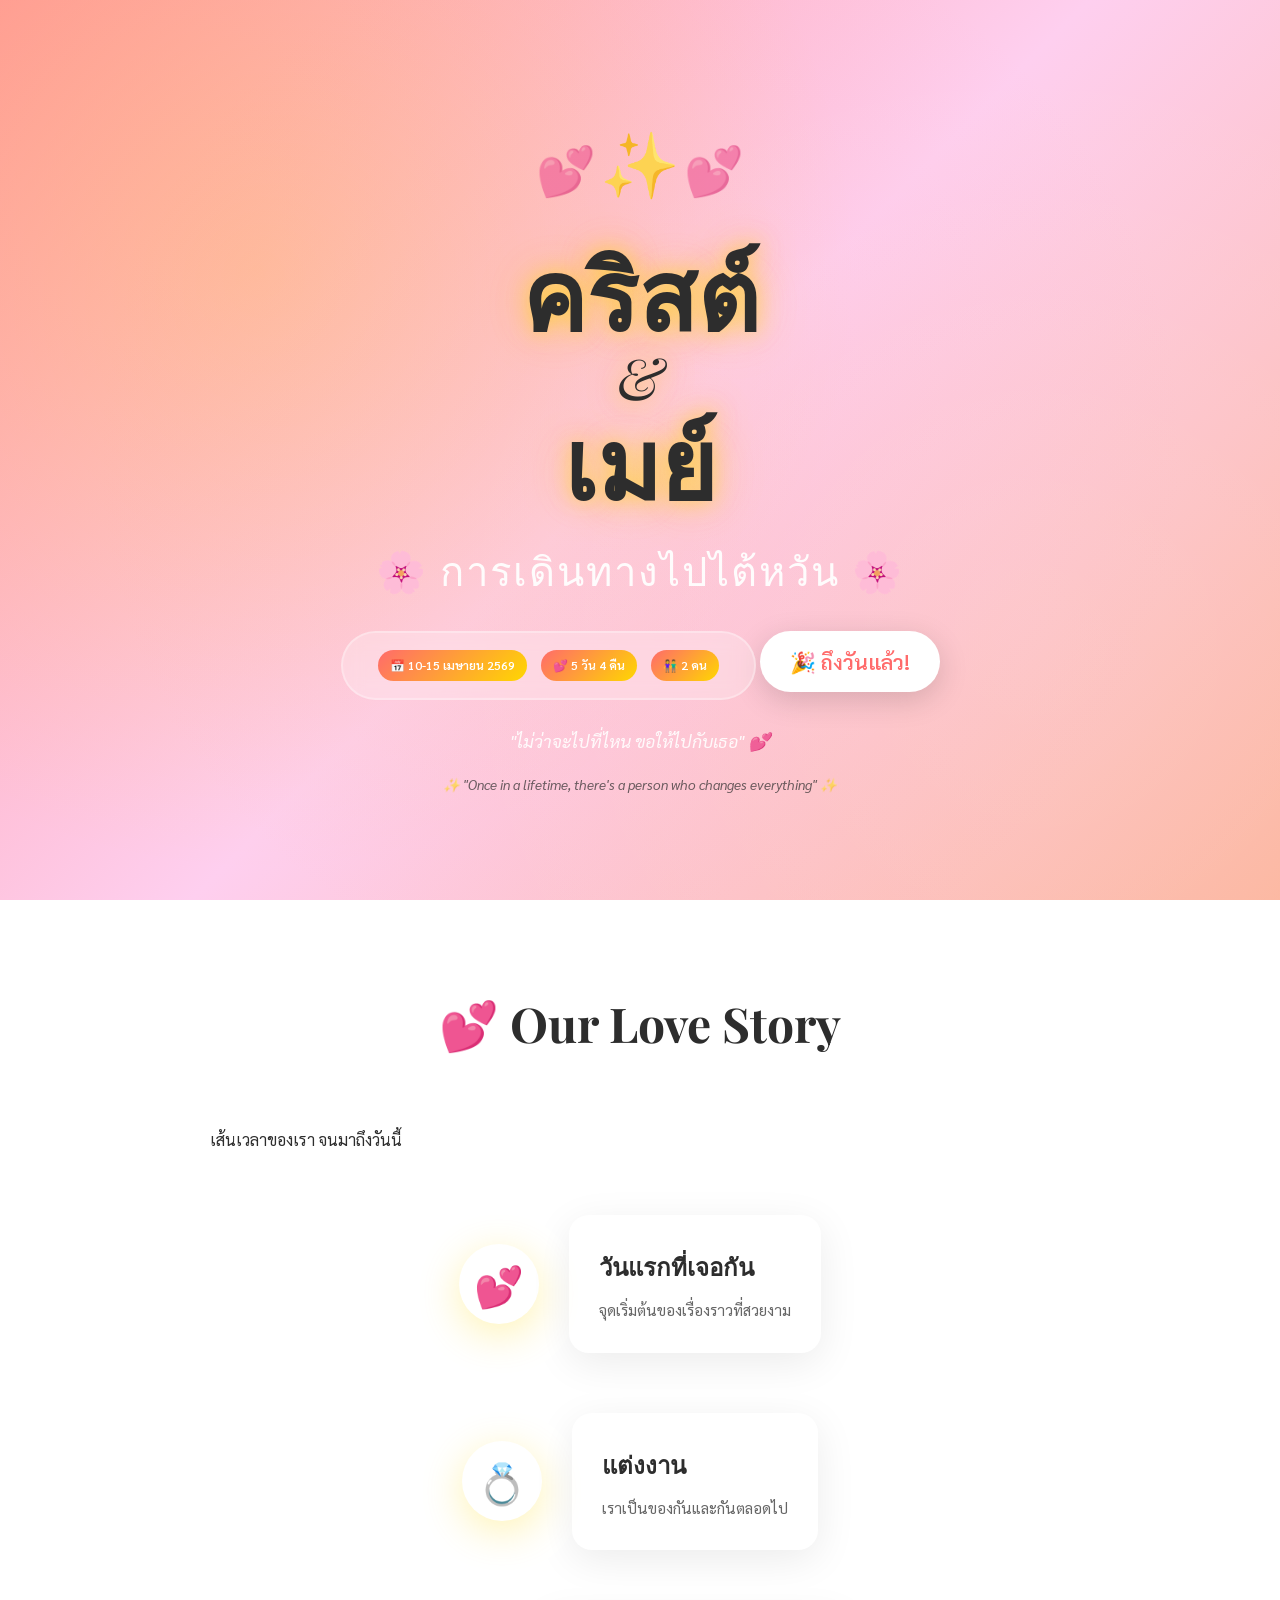
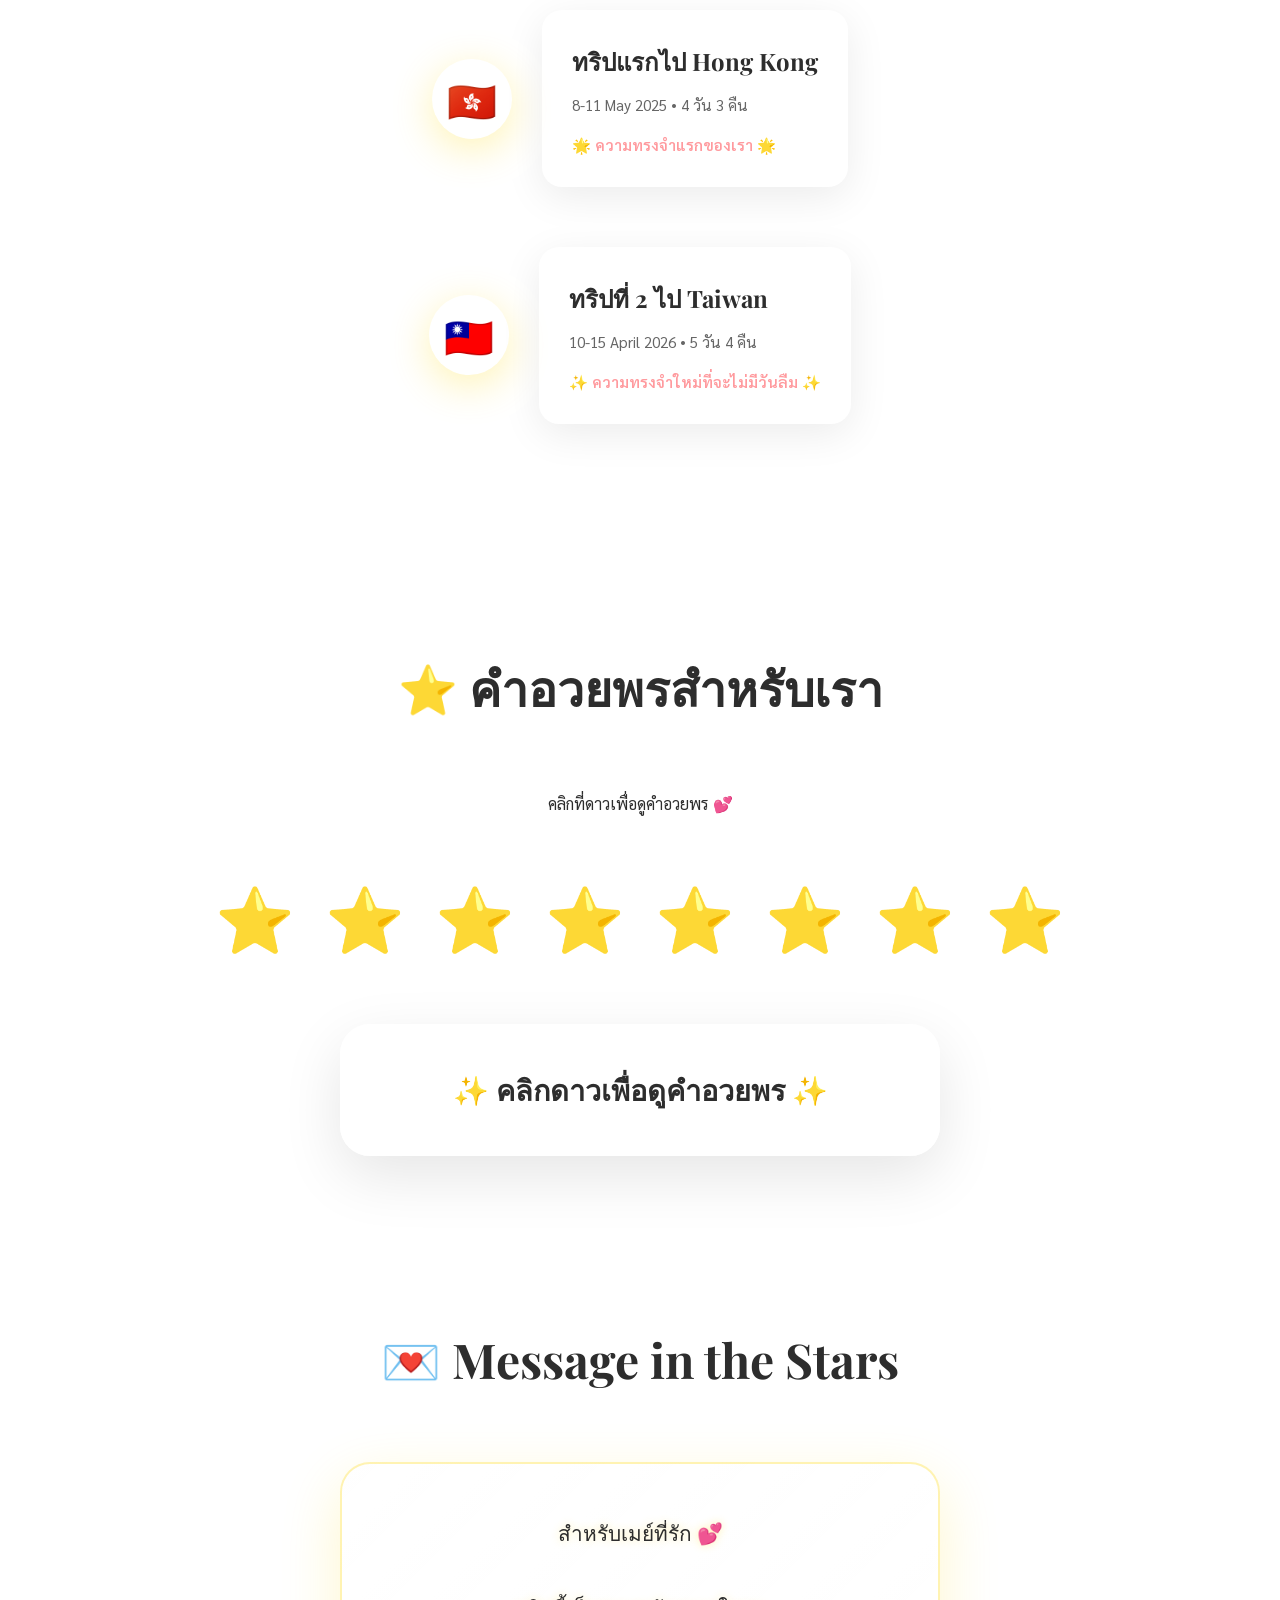
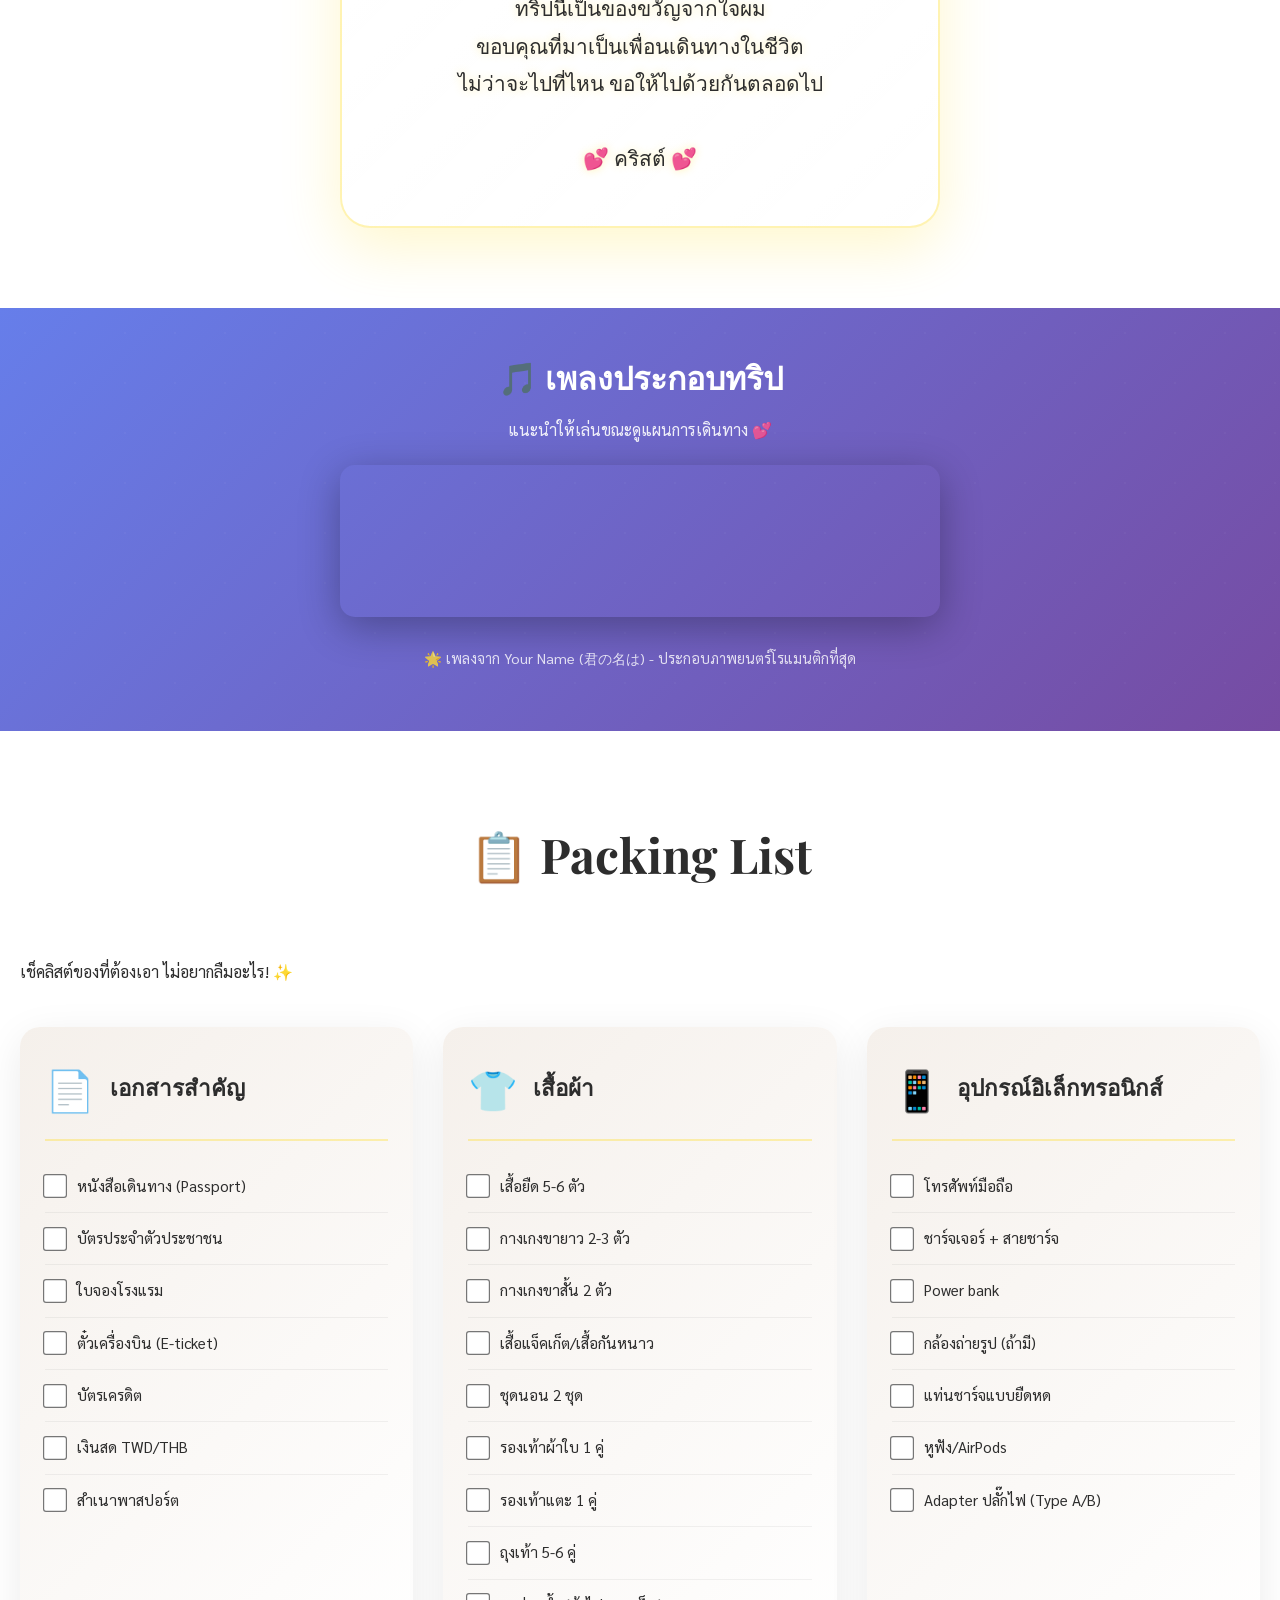
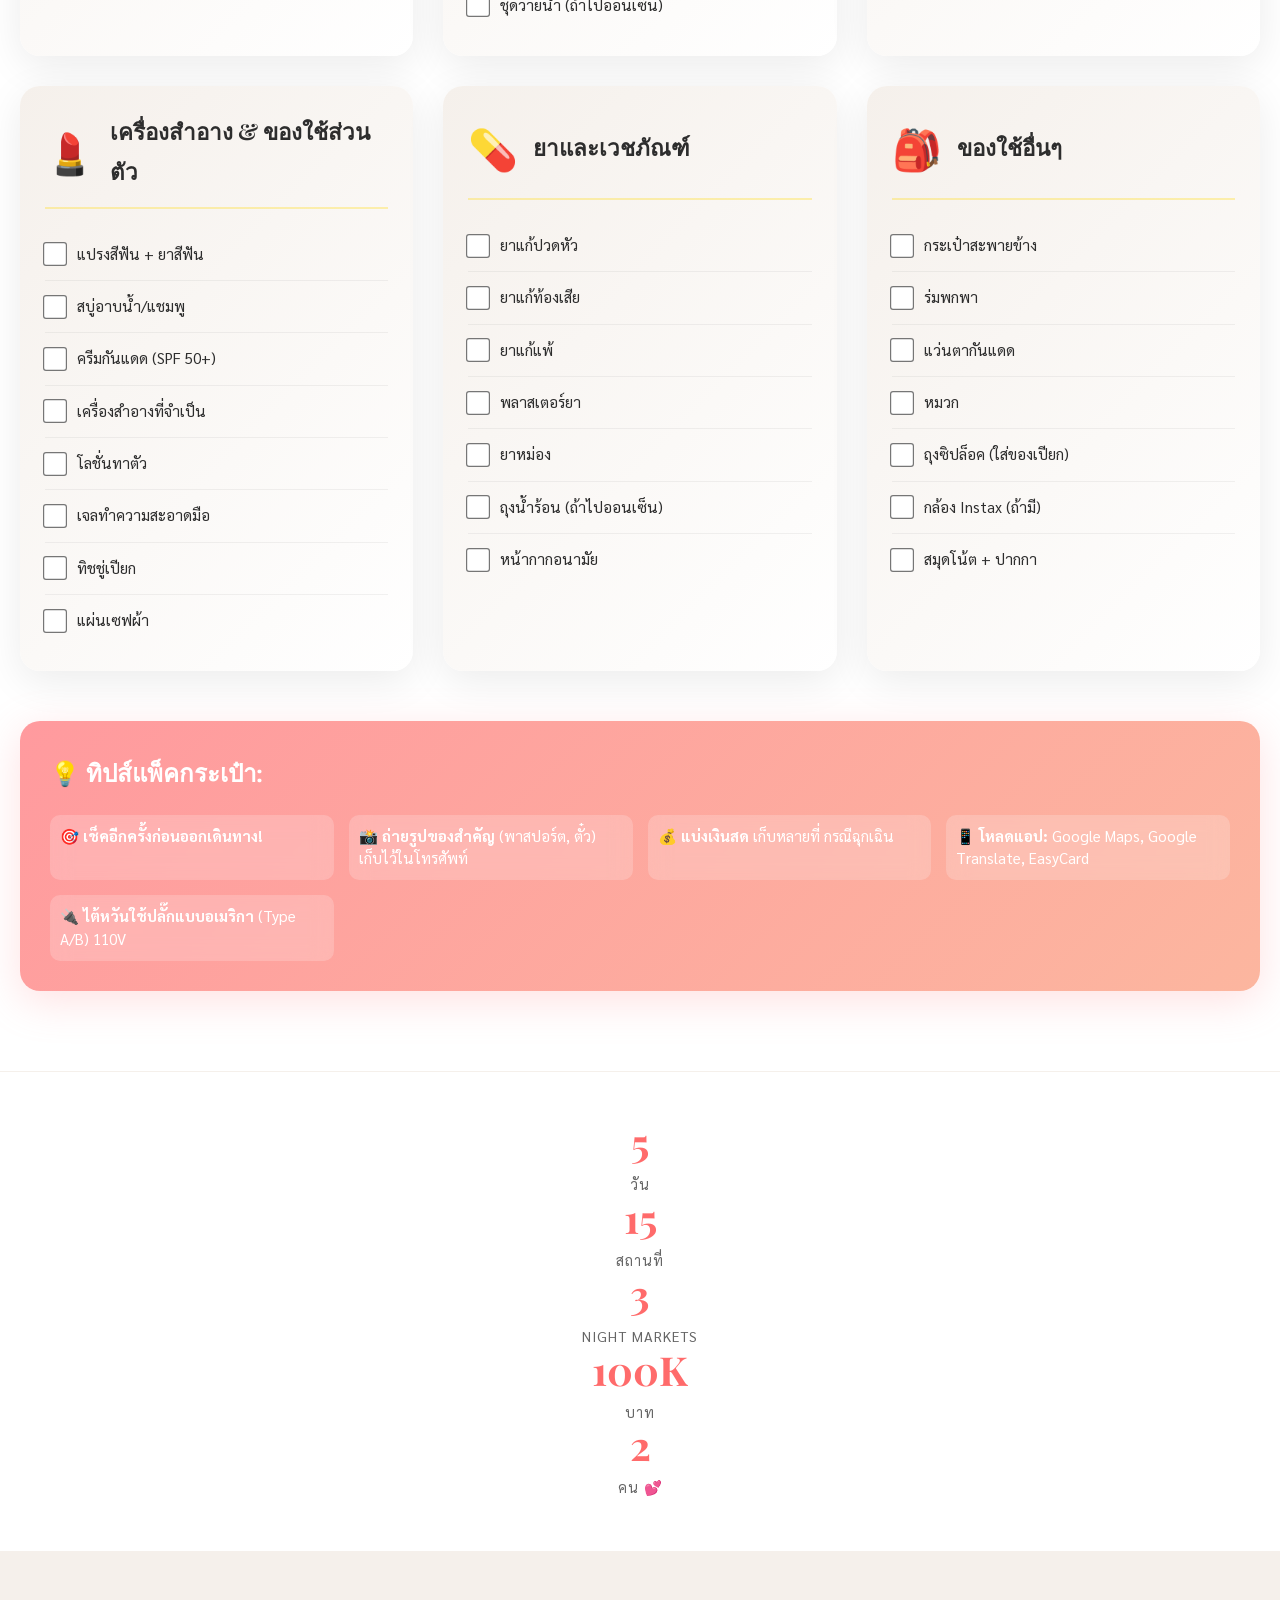
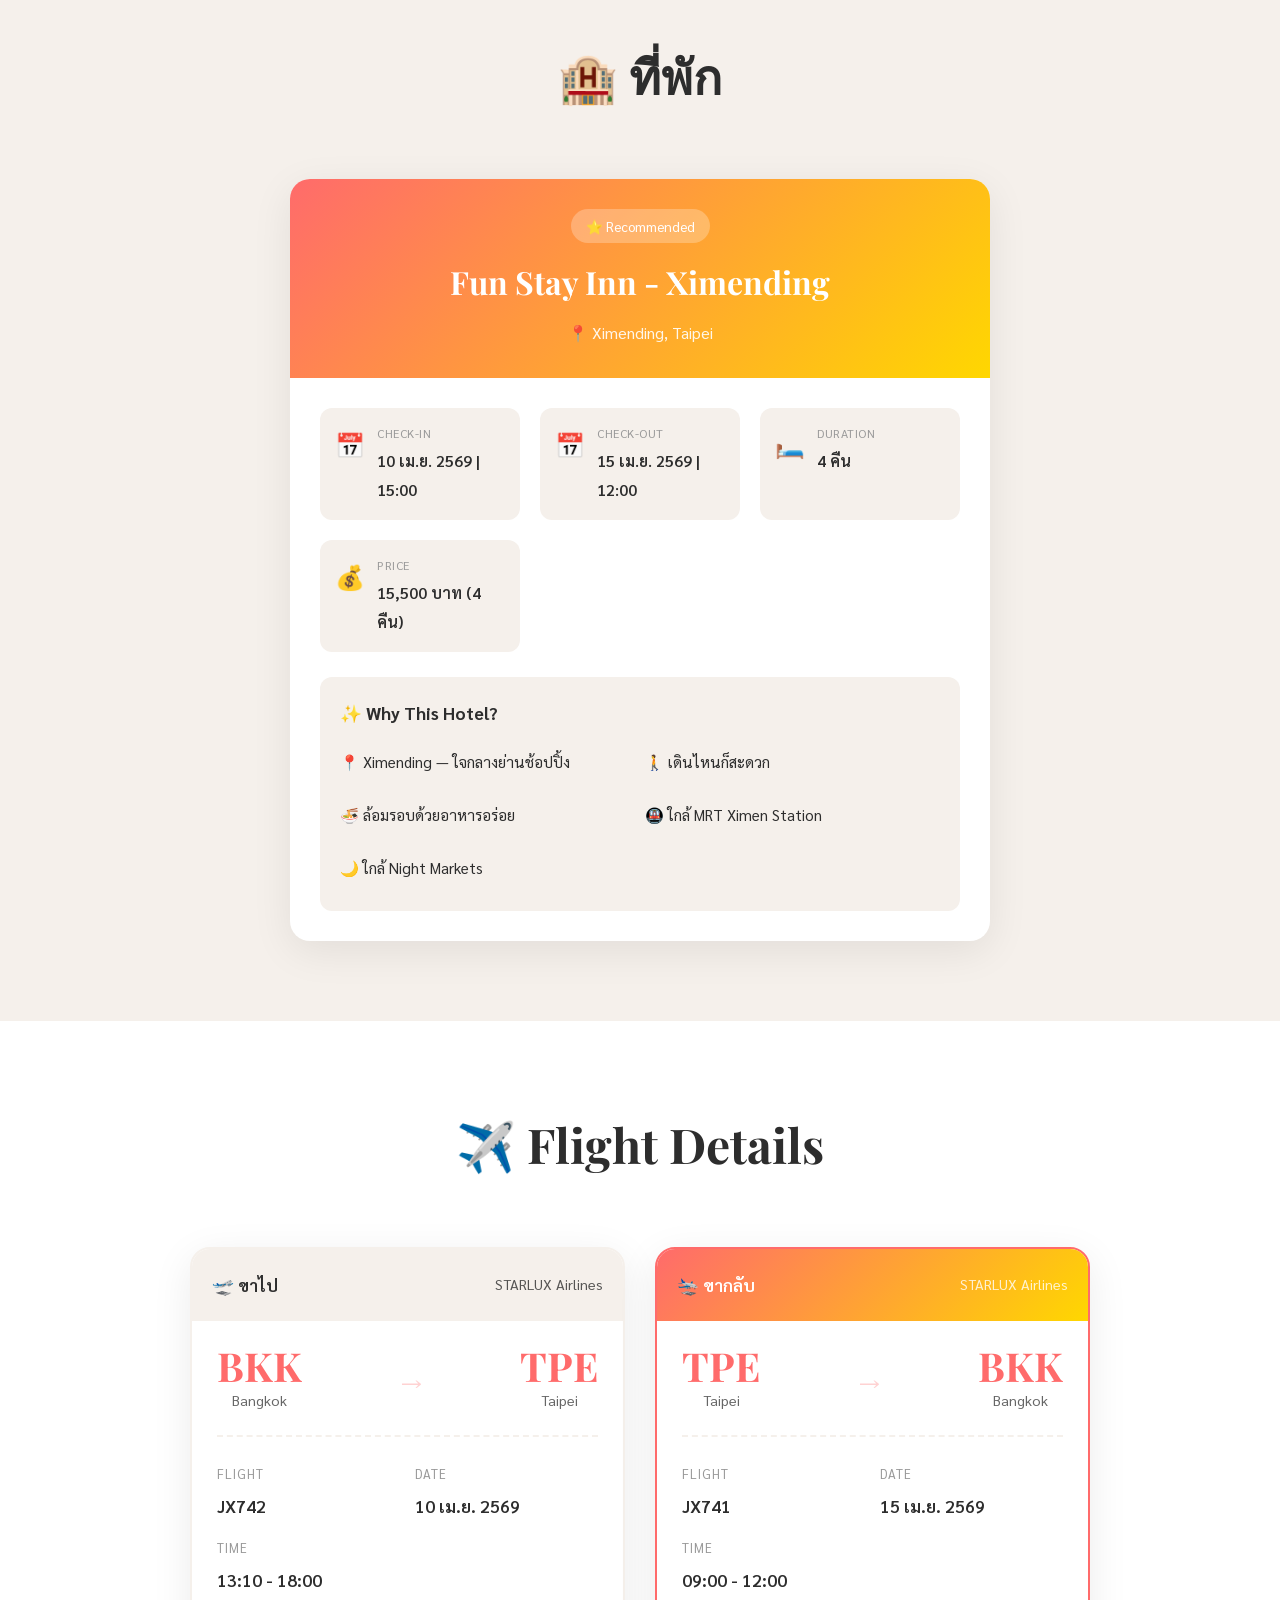
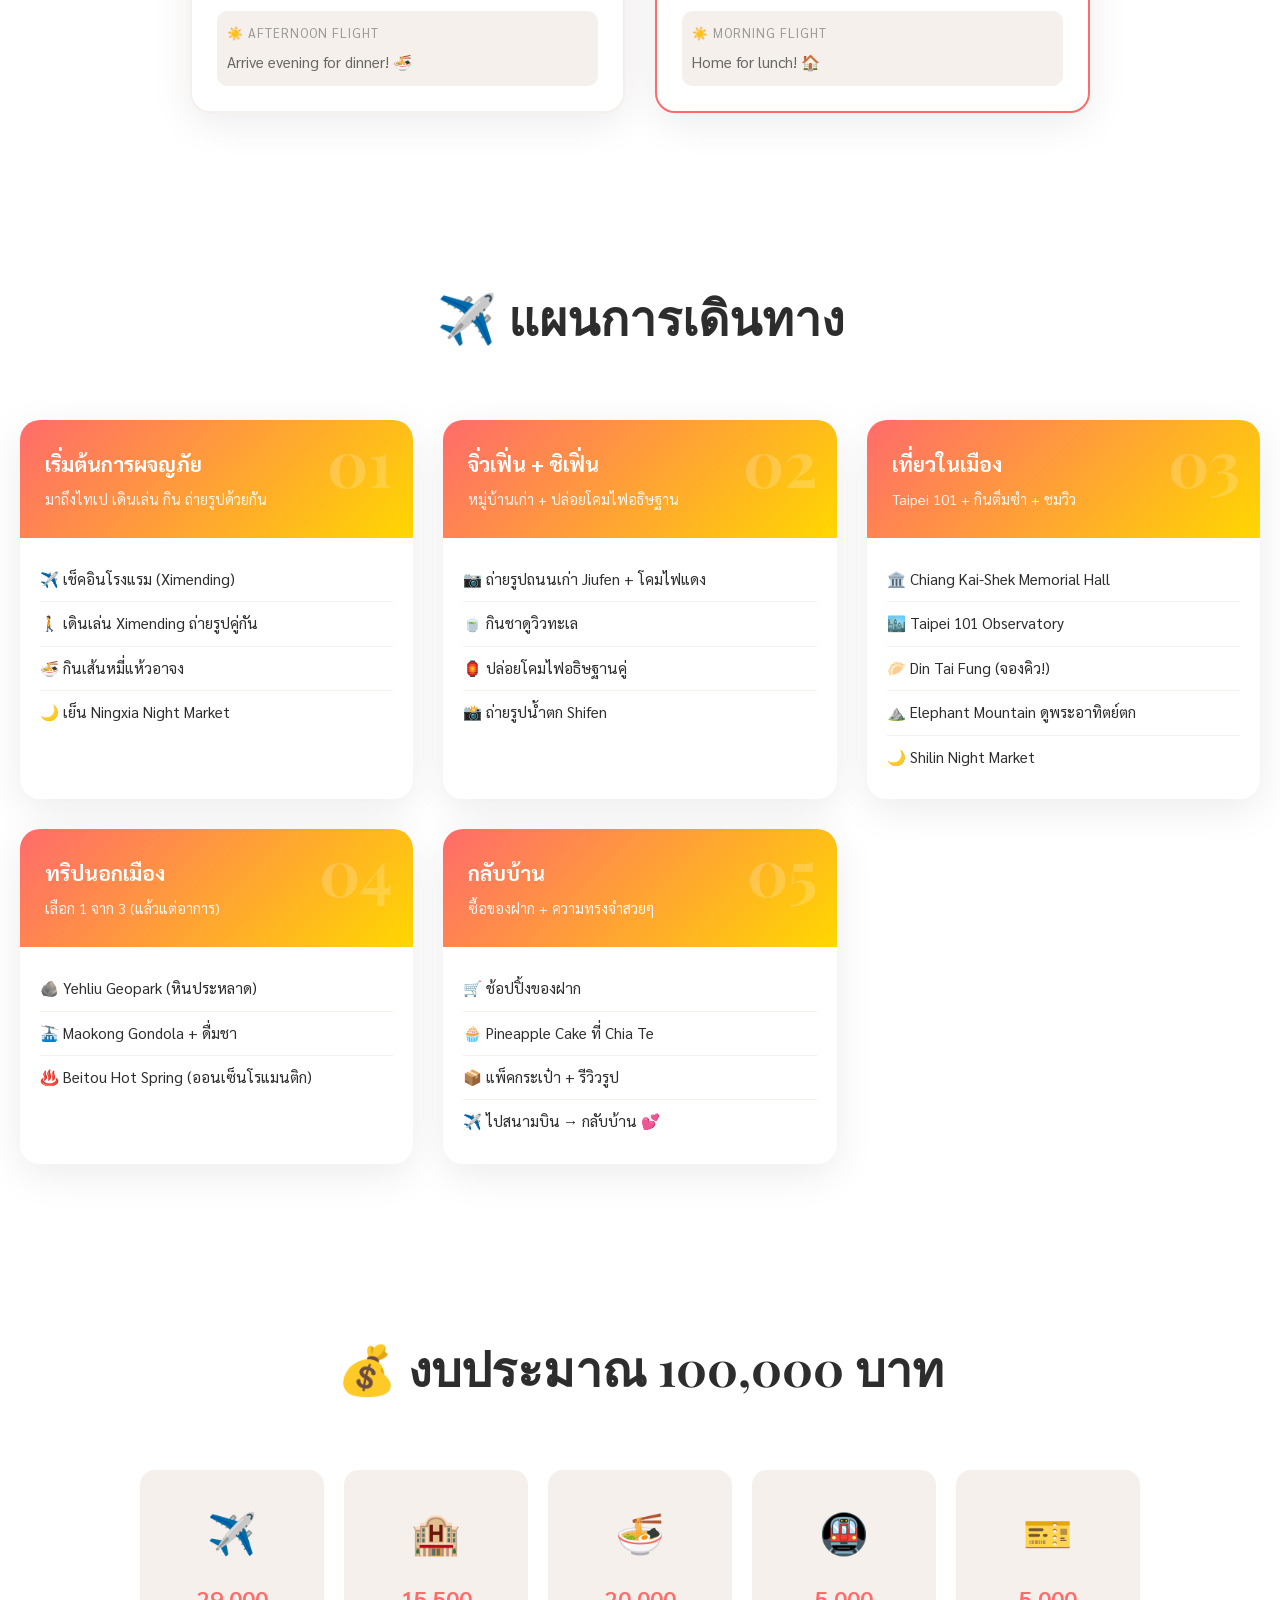
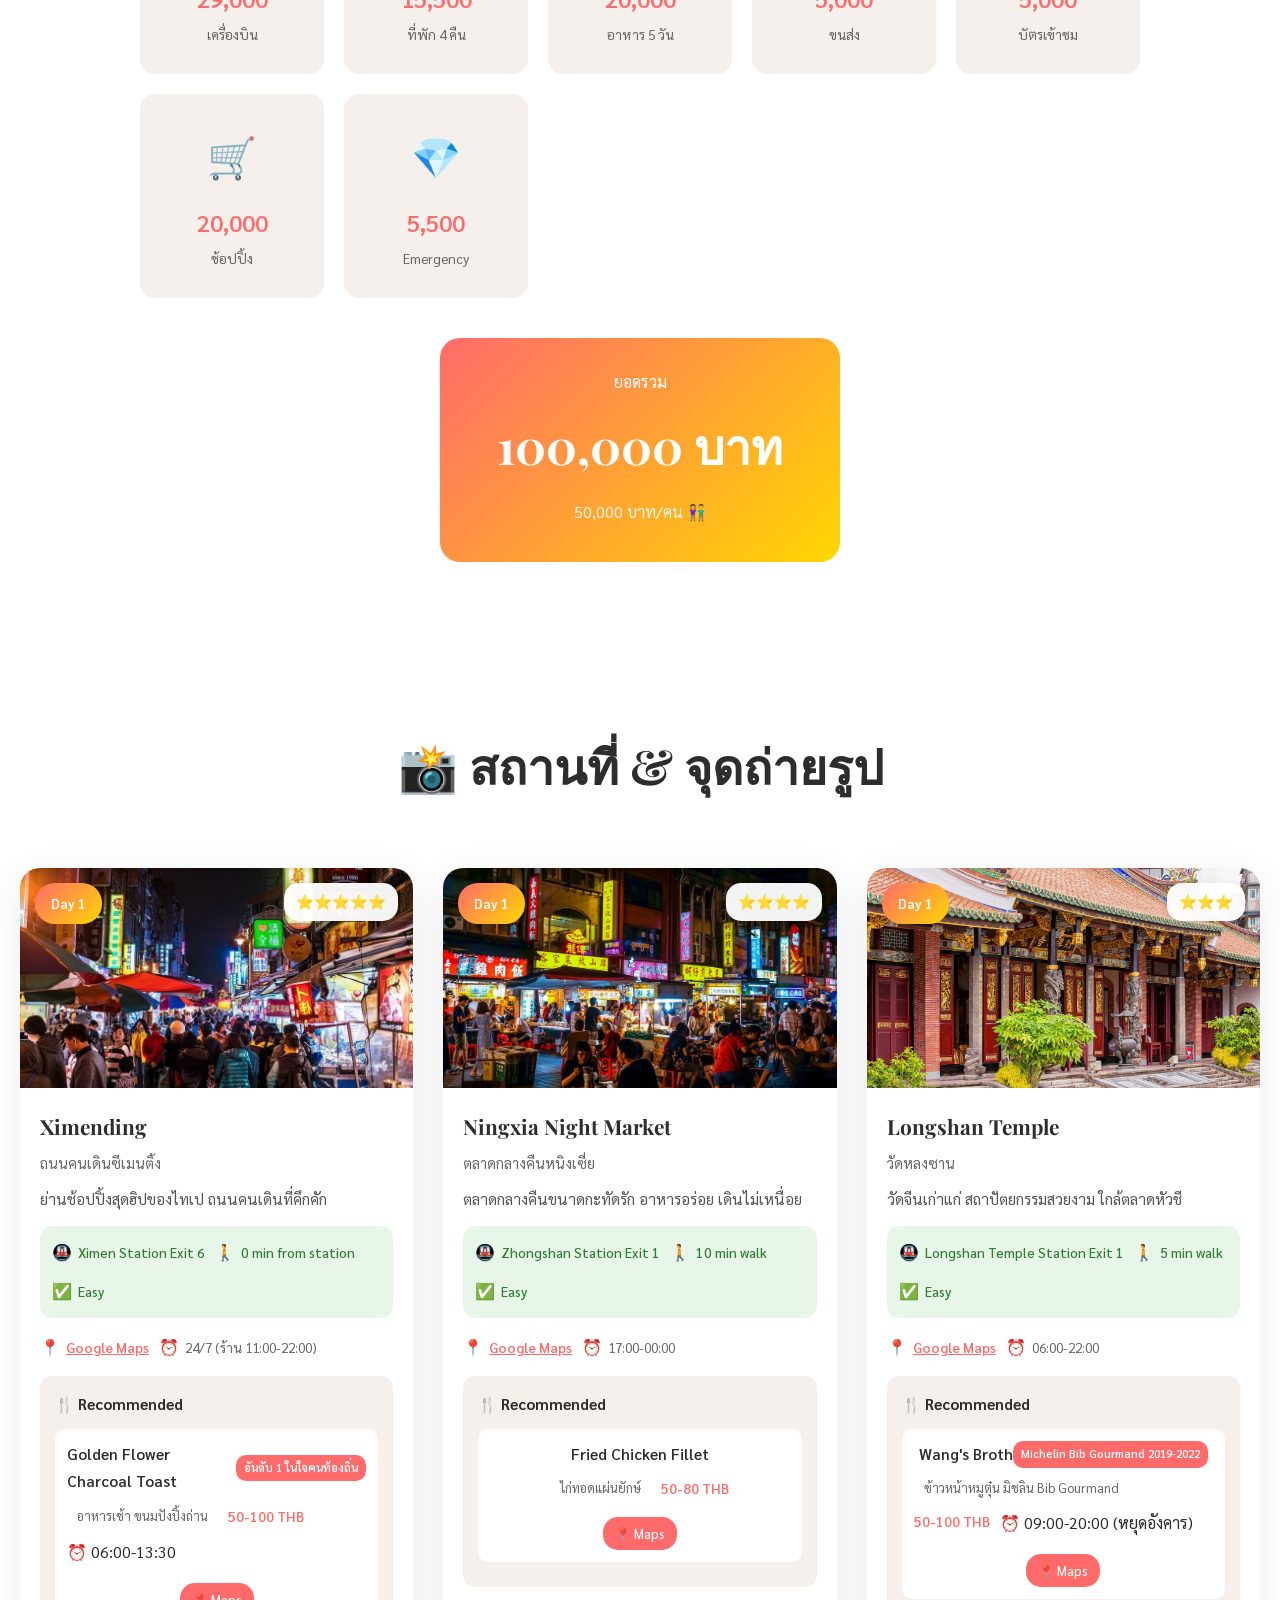
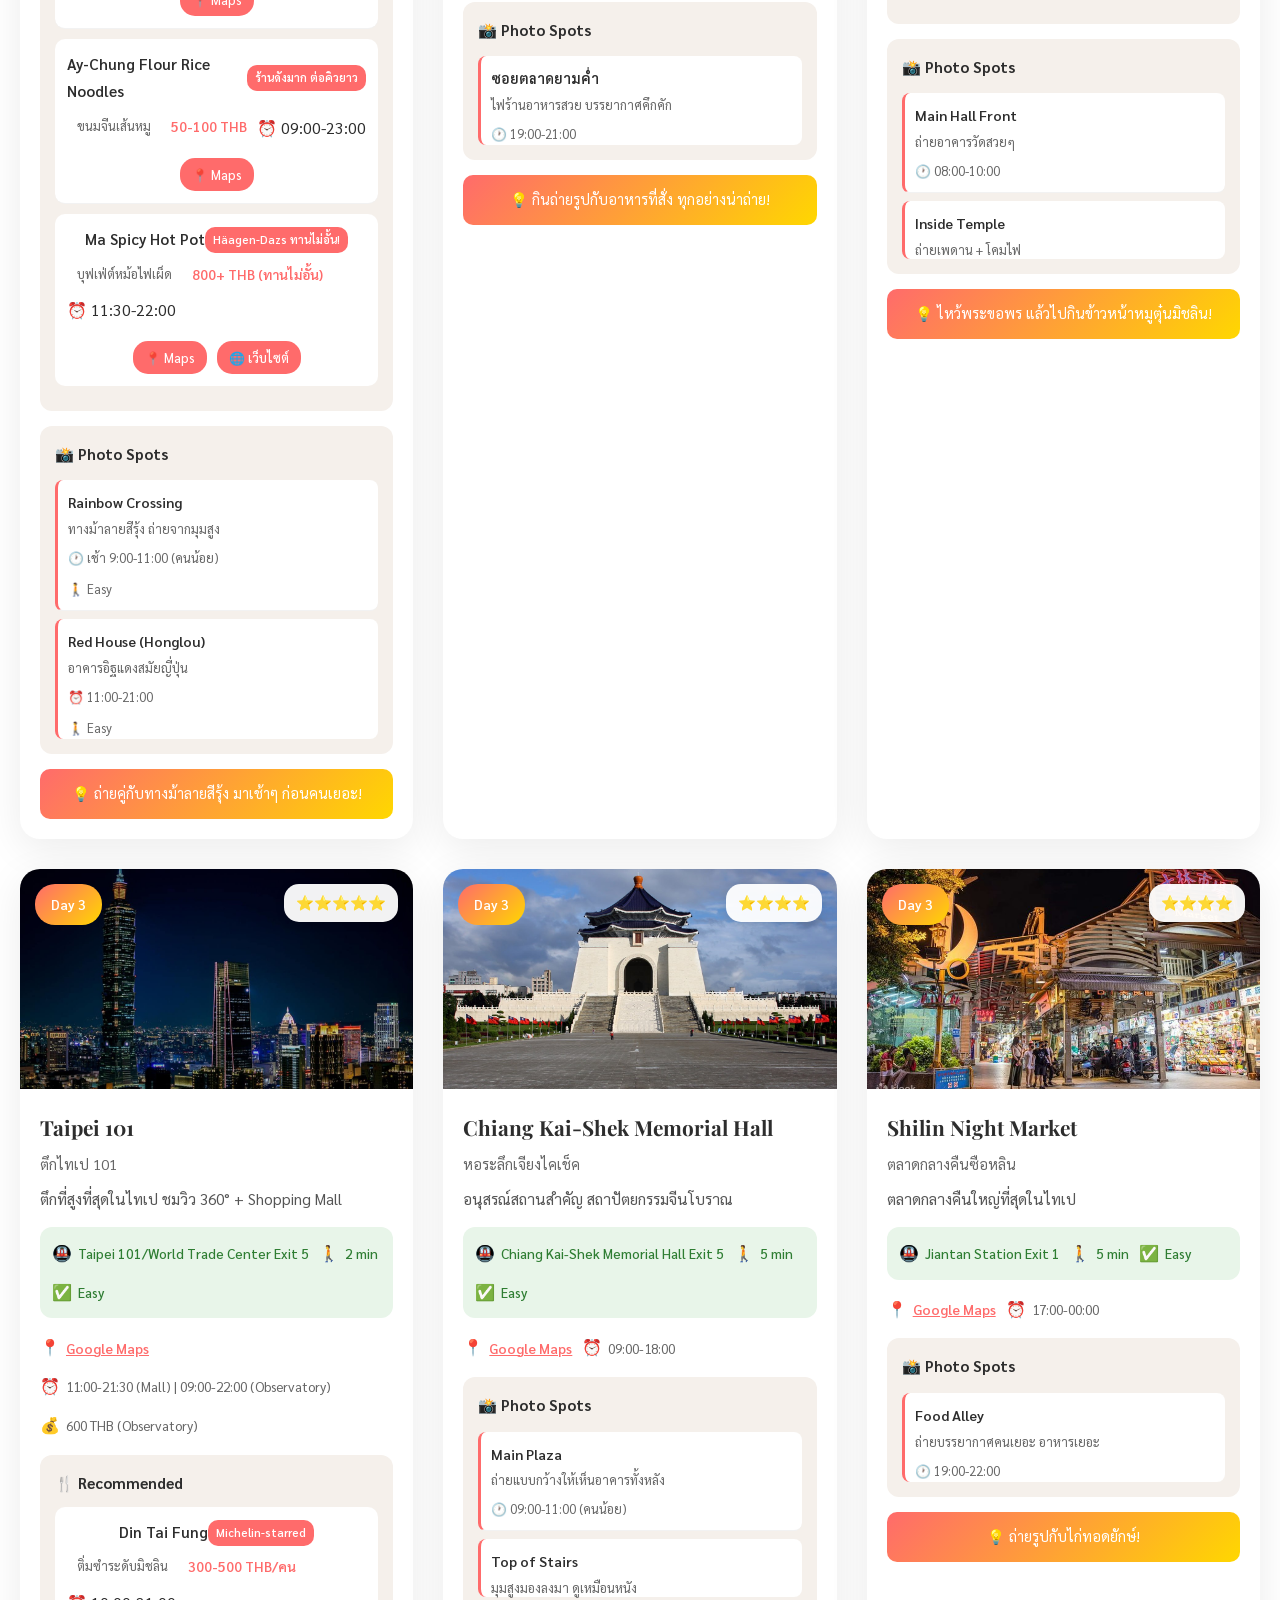
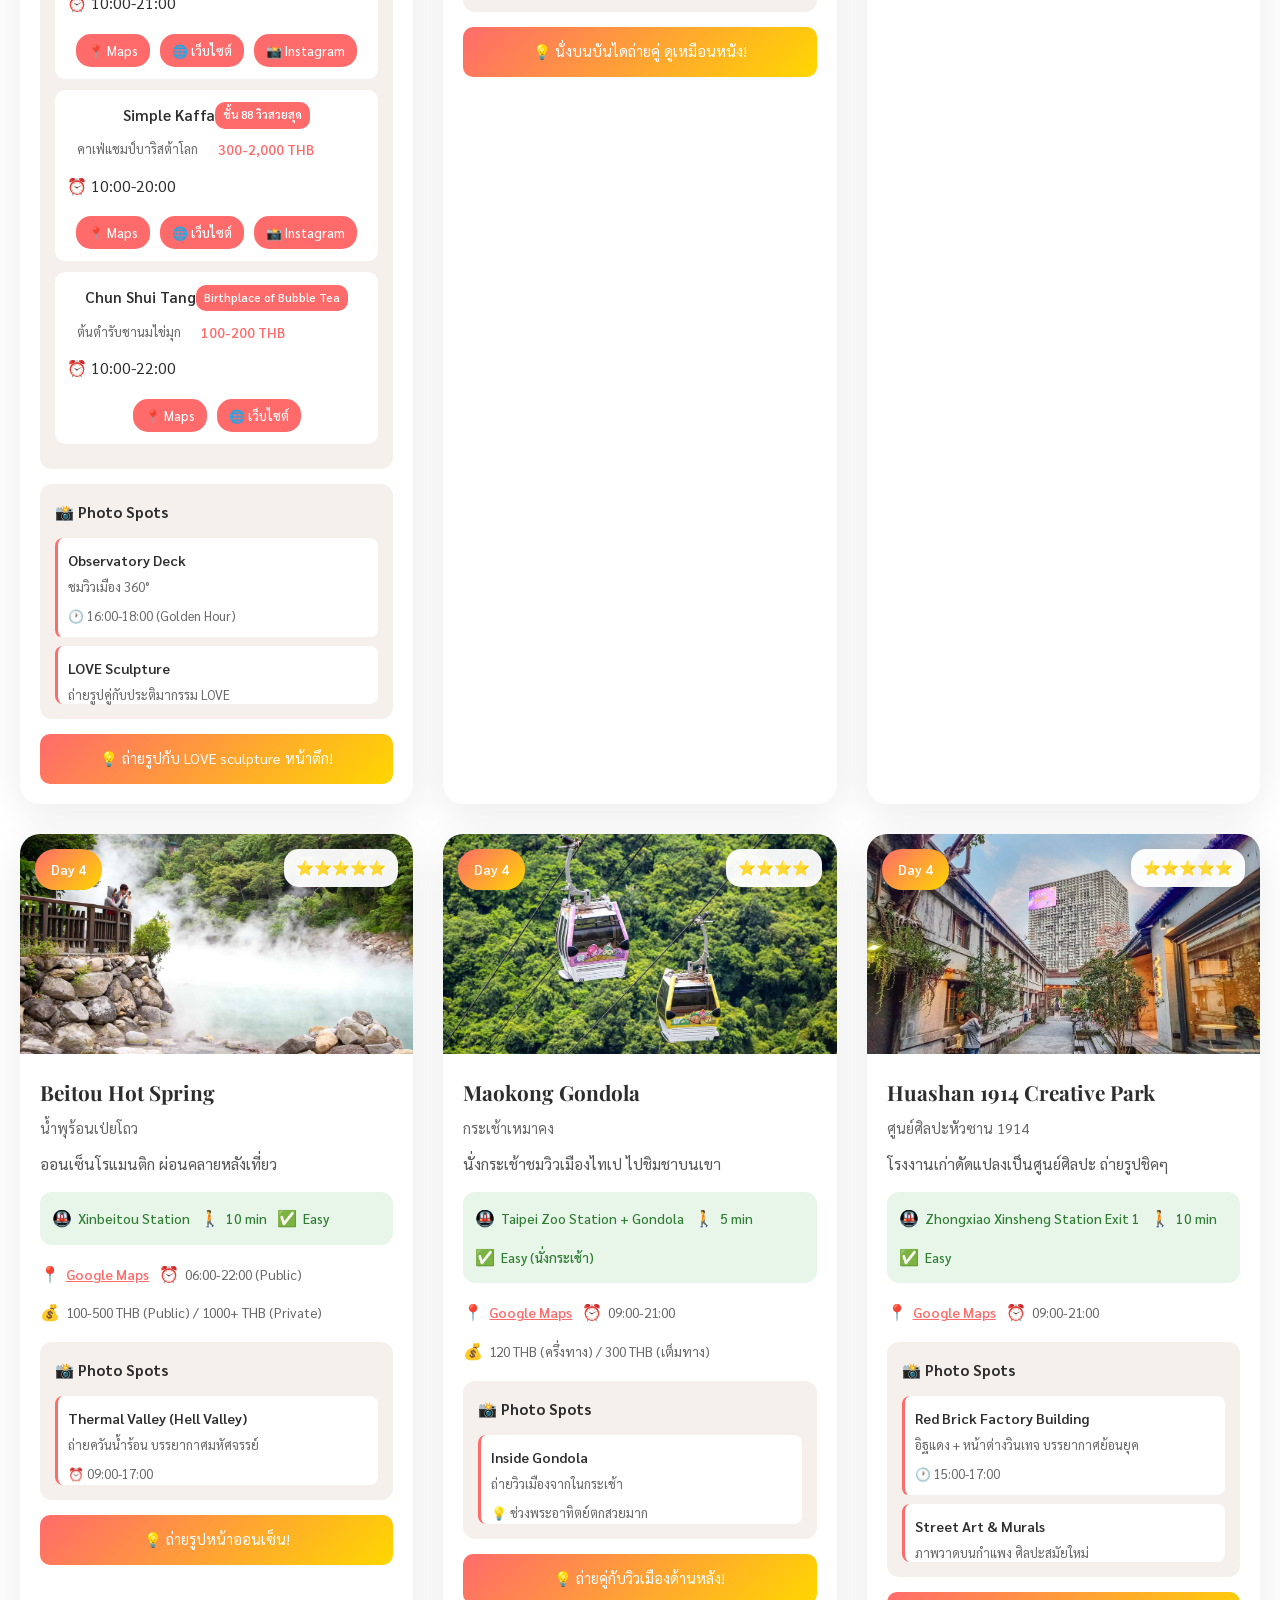
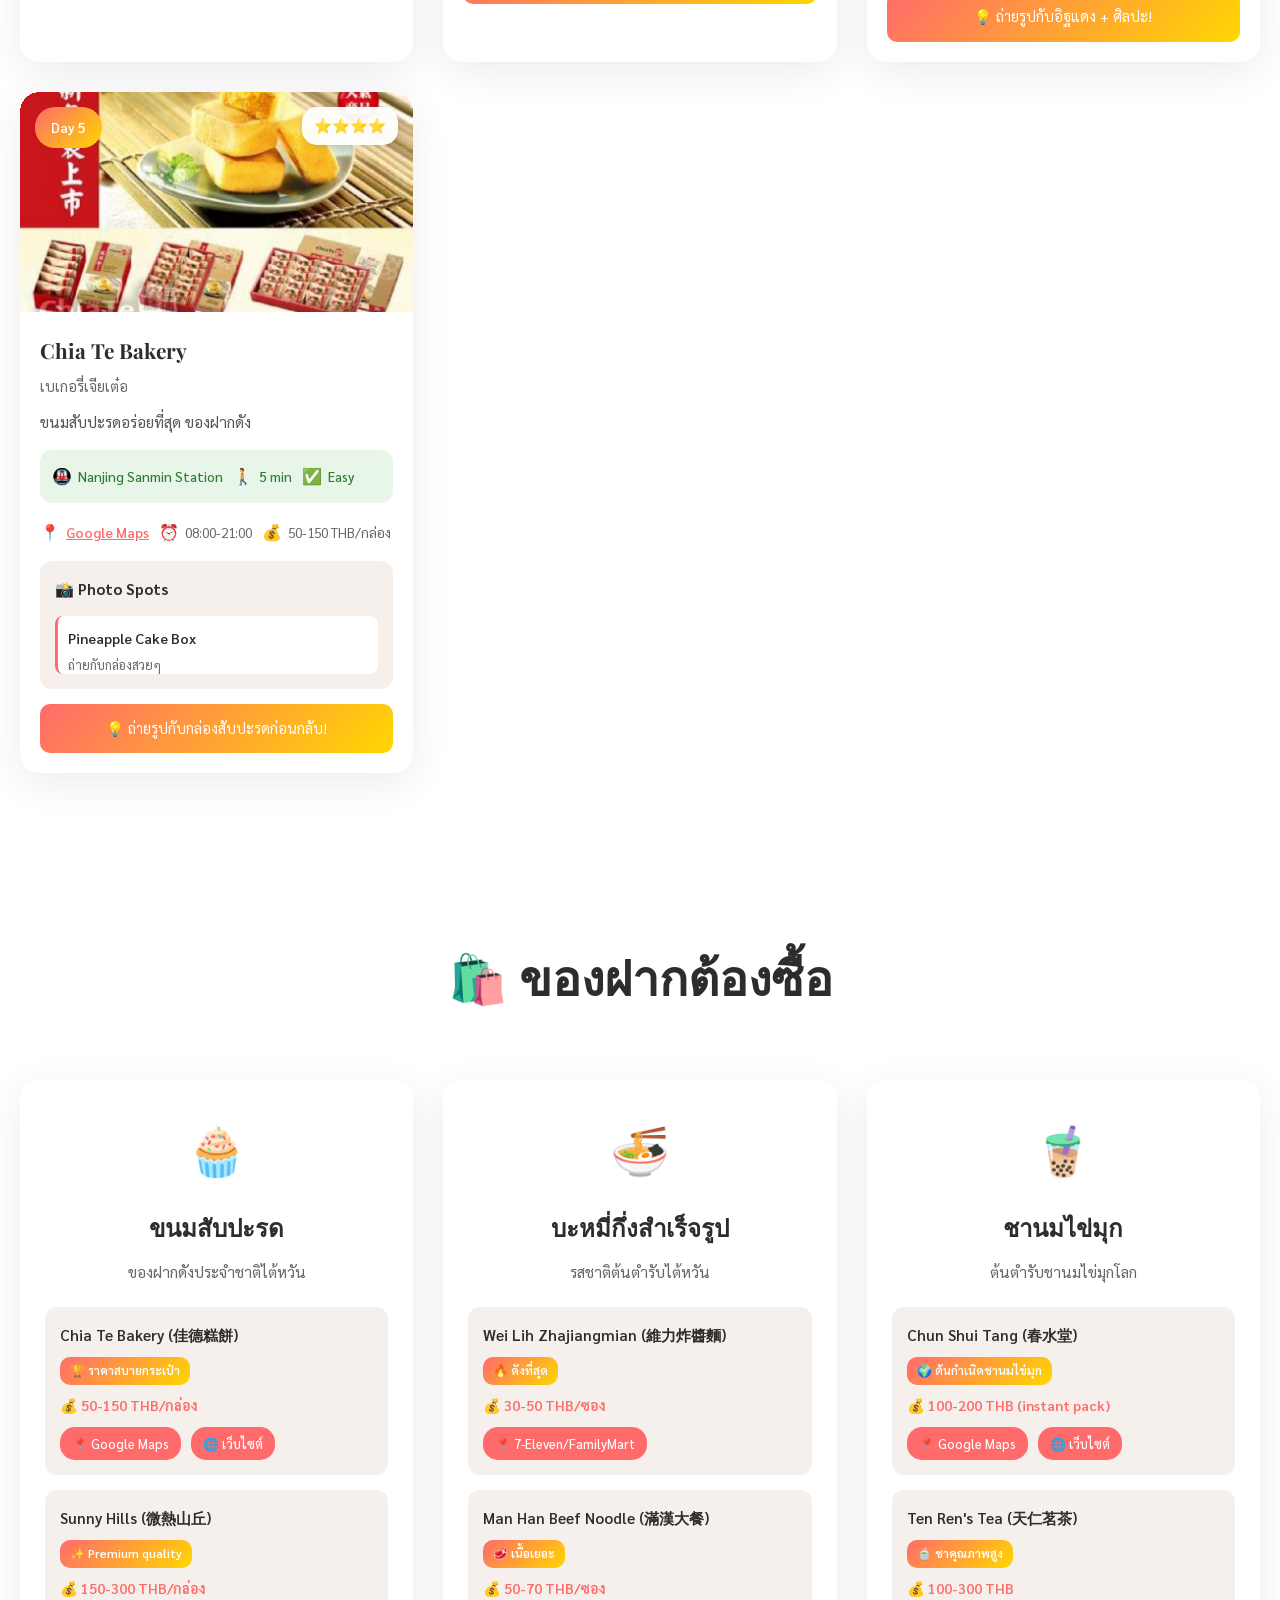
<file: index.html>
<!DOCTYPE html>
<html lang="th">
<head>
    <meta charset="UTF-8">
    <meta name="viewport" content="width=device-width, initial-scale=1.0">
    <title>💕 การเดินทางของคริสต์และเมย์ | ไต้หวัน 2569 | งบ 100K</title>
    <link rel="preconnect" href="https://fonts.googleapis.com">
    <link rel="preconnect" href="https://fonts.gstatic.com" crossorigin>
    <link href="https://fonts.googleapis.com/css2?family=Playfair+Display:wght@400;600;700&family=Sarabun:wght@300;400;600&display=swap" rel="stylesheet">
    <link rel="stylesheet" href="style.css">
</head>
<body>
    <!-- Shooting Stars (Your Name Theme) -->
    <div class="shooting-star"></div>
    <div class="shooting-star"></div>
    <div class="shooting-star"></div>

    <!-- Twinkling Stars Background -->
    <div class="stars" id="stars-container"></div>

    <!-- Floating Stickers Background -->
    <div class="floating-stickers">
        <span class="sticker">💕</span>
        <span class="sticker">✨</span>
        <span class="sticker">🌸</span>
        <span class="sticker">💖</span>
        <span class="sticker">🌺</span>
        <span class="sticker">💫</span>
        <span class="sticker">💗</span>
        <span class="sticker">🌷</span>
        <span class="sticker">⭐</span>
    </div>

    <!-- Decorative Dots Background -->
    <div class="deco-dots"></div>

    <!-- Hero Section -->
    <section class="hero">
        <div class="hero-overlay"></div>
        <div class="hero-content">
            <div class="hearts">
                <span class="heart">💕</span>
                <span class="heart">✨</span>
                <span class="heart">💕</span>
            </div>

            <h1 class="couple-names">
                <span>คริสต์</span>
                <span class="ampersand">&</span>
                <span>เมย์</span>
            </h1>

            <p class="trip-title">🌸 การเดินทางไปไต้หวัน 🌸</p>

            <div class="trip-dates">
                <span class="sticker-badge">📅 10-15 เมษายน 2569</span>
                <span class="sticker-badge">💕 5 วัน 4 คืน</span>
                <span class="sticker-badge">👫 2 คน</span>
            </div>

            <div class="countdown" id="countdown">
                🎉 อีก 12 วัน!
            </div>

            <p class="love-message">
                "ไม่ว่าจะไปที่ไหน ขอให้ไปกับเธอ" 💕
            </p>
            
            <p class="love-quote" style="font-size: 0.85rem; opacity: 0.7; margin-top: 15px; font-style: italic;">
                ✨ "Once in a lifetime, there's a person who changes everything" ✨
            </p>
        </div>
    </section>

    <!-- Our Love Story Section -->
    <section class="love-story">
        <h2 class="section-title">💕 Our Love Story</h2>
        <p class="section-subtitle">เส้นเวลาของเรา จนมาถึงวันนี้</p>

        <div class="timeline">
            <div class="timeline-item">
                <div class="timeline-marker">💕</div>
                <div class="timeline-content">
                    <h3>วันแรกที่เจอกัน</h3>
                    <p>จุดเริ่มต้นของเรื่องราวที่สวยงาม</p>
                </div>
            </div>

            <div class="timeline-item">
                <div class="timeline-marker">💍</div>
                <div class="timeline-content">
                    <h3>แต่งงาน</h3>
                    <p>เราเป็นของกันและกันตลอดไป</p>
                </div>
            </div>

            <div class="timeline-item">
                <div class="timeline-marker">🇭🇰</div>
                <div class="timeline-content">
                    <h3>ทริปแรกไป Hong Kong</h3>
                    <p>8-11 May 2025 • 4 วัน 3 คืน</p>
                    <p class="highlight">🌟 ความทรงจำแรกของเรา 🌟</p>
                </div>
            </div>

            <div class="timeline-item">
                <div class="timeline-marker">🇹🇼</div>
                <div class="timeline-content">
                    <h3>ทริปที่ 2 ไป Taiwan</h3>
                    <p>10-15 April 2026 • 5 วัน 4 คืน</p>
                    <p class="highlight">✨ ความทรงจำใหม่ที่จะไม่มีวันลืม ✨</p>
                </div>
            </div>
        </div>
    </section>

    <!-- Interactive Wishes Section -->
    <section class="wishes-section">
        <h2 class="section-title">⭐ คำอวยพรสำหรับเรา</h2>
        <p class="section-subtitle">คลิกที่ดาวเพื่อดูคำอวยพร 💕</p>

        <div class="wishes-container">
            <div class="wish-star" onclick="showWish('ขอให้เรามีความสุขมากๆ')">⭐</div>
            <div class="wish-star" onclick="showWish('ขอให้ทริปนี้ประทับใจ')">⭐</div>
            <div class="wish-star" onclick="showWish('ขอให้ถ่ายรูปสวยๆ')">⭐</div>
            <div class="wish-star" onclick="showWish('ขอให้กินอร่อยทุกมื้อ')">⭐</div>
            <div class="wish-star" onclick="showWish('ขอให้รักกันตลอดไป')">⭐</div>
            <div class="wish-star" onclick="showWish('ขอให้ปลอดภัยทุกที่')">⭐</div>
            <div class="wish-star" onclick="showWish('ขอให้มีเงินเหลือ')">⭐</div>
            <div class="wish-star" onclick="showWish('ขอให้เมย์ยิ้มตลอด')">⭐</div>
        </div>

        <div class="wish-display" id="wish-display">
            <p>✨ คลิกดาวเพื่อดูคำอวยพร ✨</p>
        </div>
    </section>

    <!-- Message in the Stars -->
    <section class="star-message">
        <h2 class="section-title">💌 Message in the Stars</h2>
        <div class="star-letter">
            <p class="letter-content">
                สำหรับเมย์ที่รัก 💕<br><br>
                ทริปนี้เป็นของขวัญจากใจผม<br>
                ขอบคุณที่มาเป็นเพื่อนเดินทางในชีวิต<br>
                ไม่ว่าจะไปที่ไหน ขอให้ไปด้วยกันตลอดไป<br><br>
                💕 คริสต์ 💕
            </p>
        </div>
    </section>
        </div>
    </section>

    <!-- Music Player Section (Your Name Theme) -->
    <section class="music-player">
        <h2>🎵 เพลงประกอบทริป</h2>
        <p>แนะนำให้เล่นขณะดูแผนการเดินทาง 💕</p>

        <div class="music-container">
            <iframe class="youtube-player" width="100%" height="152"
                src="https://www.youtube.com/embed/a2GujJZfXpg?rel=0&showinfo=0"
                frameborder="0" allow="autoplay; encrypted-media" allowfullscreen>
            </iframe>
        </div>

        <p class="music-note" style="margin-top: 20px; font-size: 0.9rem; opacity: 0.8;">
            🌟 เพลงจาก Your Name (君の名は) - ประกอบภาพยนตร์โรแมนติกที่สุด
        </p>
    </section>

    <!-- Packing List Section -->
    <section class="packing-list">
        <h2 class="section-title">📋 Packing List</h2>
        <p class="section-subtitle">เช็คลิสต์ของที่ต้องเอา ไม่อยากลืมอะไร! ✨</p>

        <div class="packing-grid">
            <!-- เอกสาร -->
            <div class="packing-category">
                <div class="category-header">
                    <span class="category-icon">📄</span>
                    <h3>เอกสารสำคัญ</h3>
                </div>
                <ul class="packing-items">
                    <li><label><input type="checkbox" class="packing-checkbox"> หนังสือเดินทาง (Passport)</label></li>
                    <li><label><input type="checkbox" class="packing-checkbox"> บัตรประจำตัวประชาชน</label></li>
                    <li><label><input type="checkbox" class="packing-checkbox"> ใบจองโรงแรม</label></li>
                    <li><label><input type="checkbox" class="packing-checkbox"> ตั๋วเครื่องบิน (E-ticket)</label></li>
                    <li><label><input type="checkbox" class="packing-checkbox"> บัตรเครดิต</label></li>
                    <li><label><input type="checkbox" class="packing-checkbox"> เงินสด TWD/THB</label></li>
                    <li><label><input type="checkbox" class="packing-checkbox"> สำเนาพาสปอร์ต</label></li>
                </ul>
            </div>

            <!-- เสื้อผ้า -->
            <div class="packing-category">
                <div class="category-header">
                    <span class="category-icon">👕</span>
                    <h3>เสื้อผ้า</h3>
                </div>
                <ul class="packing-items">
                    <li><label><input type="checkbox" class="packing-checkbox"> เสื้อยืด 5-6 ตัว</label></li>
                    <li><label><input type="checkbox" class="packing-checkbox"> กางเกงขายาว 2-3 ตัว</label></li>
                    <li><label><input type="checkbox" class="packing-checkbox"> กางเกงขาสั้น 2 ตัว</label></li>
                    <li><label><input type="checkbox" class="packing-checkbox"> เสื้อแจ็คเก็ต/เสื้อกันหนาว</label></li>
                    <li><label><input type="checkbox" class="packing-checkbox"> ชุดนอน 2 ชุด</label></li>
                    <li><label><input type="checkbox" class="packing-checkbox"> รองเท้าผ้าใบ 1 คู่</label></li>
                    <li><label><input type="checkbox" class="packing-checkbox"> รองเท้าแตะ 1 คู่</label></li>
                    <li><label><input type="checkbox" class="packing-checkbox"> ถุงเท้า 5-6 คู่</label></li>
                    <li><label><input type="checkbox" class="packing-checkbox"> ชุดว่ายน้ำ (ถ้าไปออนเซ็น)</label></li>
                </ul>
            </div>

            <!-- อุปกรณ์อิเล็กทรอนิกส์ -->
            <div class="packing-category">
                <div class="category-header">
                    <span class="category-icon">📱</span>
                    <h3>อุปกรณ์อิเล็กทรอนิกส์</h3>
                </div>
                <ul class="packing-items">
                    <li><label><input type="checkbox" class="packing-checkbox"> โทรศัพท์มือถือ</label></li>
                    <li><label><input type="checkbox" class="packing-checkbox"> ชาร์จเจอร์ + สายชาร์จ</label></li>
                    <li><label><input type="checkbox" class="packing-checkbox"> Power bank</label></li>
                    <li><label><input type="checkbox" class="packing-checkbox"> กล้องถ่ายรูป (ถ้ามี)</label></li>
                    <li><label><input type="checkbox" class="packing-checkbox"> แท่นชาร์จแบบยืดหด</label></li>
                    <li><label><input type="checkbox" class="packing-checkbox"> หูฟัง/AirPods</label></li>
                    <li><label><input type="checkbox" class="packing-checkbox"> Adapter ปลั๊กไฟ (Type A/B)</label></li>
                </ul>
            </div>

            <!-- เครื่องสำอาง -->
            <div class="packing-category">
                <div class="category-header">
                    <span class="category-icon">💄</span>
                    <h3>เครื่องสำอาง & ของใช้ส่วนตัว</h3>
                </div>
                <ul class="packing-items">
                    <li><label><input type="checkbox" class="packing-checkbox"> แปรงสีฟัน + ยาสีฟัน</label></li>
                    <li><label><input type="checkbox" class="packing-checkbox"> สบู่อาบน้ำ/แชมพู</label></li>
                    <li><label><input type="checkbox" class="packing-checkbox"> ครีมกันแดด (SPF 50+)</label></li>
                    <li><label><input type="checkbox" class="packing-checkbox"> เครื่องสำอางที่จำเป็น</label></li>
                    <li><label><input type="checkbox" class="packing-checkbox"> โลชั่นทาตัว</label></li>
                    <li><label><input type="checkbox" class="packing-checkbox"> เจลทำความสะอาดมือ</label></li>
                    <li><label><input type="checkbox" class="packing-checkbox"> ทิชชู่เปียก</label></li>
                    <li><label><input type="checkbox" class="packing-checkbox"> แผ่นเซฟผ้า</label></li>
                </ul>
            </div>

            <!-- ยาและเวชภัณฑ์ -->
            <div class="packing-category">
                <div class="category-header">
                    <span class="category-icon">💊</span>
                    <h3>ยาและเวชภัณฑ์</h3>
                </div>
                <ul class="packing-items">
                    <li><label><input type="checkbox" class="packing-checkbox"> ยาแก้ปวดหัว</label></li>
                    <li><label><input type="checkbox" class="packing-checkbox"> ยาแก้ท้องเสีย</label></li>
                    <li><label><input type="checkbox" class="packing-checkbox"> ยาแก้แพ้</label></li>
                    <li><label><input type="checkbox" class="packing-checkbox"> พลาสเตอร์ยา</label></li>
                    <li><label><input type="checkbox" class="packing-checkbox"> ยาหม่อง</label></li>
                    <li><label><input type="checkbox" class="packing-checkbox"> ถุงน้ำร้อน (ถ้าไปออนเซ็น)</label></li>
                    <li><label><input type="checkbox" class="packing-checkbox"> หน้ากากอนามัย</label></li>
                </ul>
            </div>

            <!-- ของใช้อื่นๆ -->
            <div class="packing-category">
                <div class="category-header">
                    <span class="category-icon">🎒</span>
                    <h3>ของใช้อื่นๆ</h3>
                </div>
                <ul class="packing-items">
                    <li><label><input type="checkbox" class="packing-checkbox"> กระเป๋าสะพายข้าง</label></li>
                    <li><label><input type="checkbox" class="packing-checkbox"> ร่มพกพา</label></li>
                    <li><label><input type="checkbox" class="packing-checkbox"> แว่นตากันแดด</label></li>
                    <li><label><input type="checkbox" class="packing-checkbox"> หมวก</label></li>
                    <li><label><input type="checkbox" class="packing-checkbox"> ถุงซิปล็อค (ใส่ของเปียก)</label></li>
                    <li><label><input type="checkbox" class="packing-checkbox"> กล้อง Instax (ถ้ามี)</label></li>
                    <li><label><input type="checkbox" class="packing-checkbox"> สมุดโน้ต + ปากกา</label></li>
                </ul>
            </div>
        </div>

        <div class="packing-tips">
            <h3>💡 ทิปส์แพ็คกระเป๋า:</h3>
            <ul>
                <li>🎯 <strong>เช็คอีกครั้งก่อนออกเดินทาง!</strong></li>
                <li>📸 <strong>ถ่ายรูปของสำคัญ</strong> (พาสปอร์ต, ตั๋ว) เก็บไว้ในโทรศัพท์</li>
                <li>💰 <strong>แบ่งเงินสด</strong> เก็บหลายที่ กรณีฉุกเฉิน</li>
                <li>📱 <strong>โหลดแอป:</strong> Google Maps, Google Translate, EasyCard</li>
                <li>🔌 <strong>ไต้หวันใช้ปลั๊กแบบอเมริกา</strong> (Type A/B) 110V</li>
            </ul>
        </div>
    </section>

    <!-- Stats Section -->
    <section class="stats">
        <div class="stat">
            <span class="stat-number">5</span>
            <span class="stat-label">วัน</span>
        </div>
        <div class="stat">
            <span class="stat-number">15</span>
            <span class="stat-label">สถานที่</span>
        </div>
        <div class="stat">
            <span class="stat-number">3</span>
            <span class="stat-label">Night Markets</span>
        </div>
        <div class="stat">
            <span class="stat-number">100K</span>
            <span class="stat-label">บาท</span>
        </div>
        <div class="stat">
            <span class="stat-number">2</span>
            <span class="stat-label">คน 💕</span>
        </div>
    </section>

    <!-- Accommodation Section -->
    <section class="accommodation">
        <h2 class="section-title">🏨 ที่พัก</h2>

        <div class="hotel-card">
            <div class="hotel-header">
                <div class="hotel-badge">⭐ Recommended</div>
                <h3>Fun Stay Inn - Ximending</h3>
                <p class="hotel-location">📍 Ximending, Taipei</p>
            </div>

            <div class="hotel-body">
                <div class="hotel-details">
                    <div class="detail-item">
                        <span class="icon">📅</span>
                        <div class="detail-text">
                            <span class="label">Check-in</span>
                            <span class="value">10 เม.ย. 2569 | 15:00</span>
                        </div>
                    </div>
                    <div class="detail-item">
                        <span class="icon">📅</span>
                        <div class="detail-text">
                            <span class="label">Check-out</span>
                            <span class="value">15 เม.ย. 2569 | 12:00</span>
                        </div>
                    </div>
                    <div class="detail-item">
                        <span class="icon">🛏️</span>
                        <div class="detail-text">
                            <span class="label">Duration</span>
                            <span class="value">4 คืน</span>
                        </div>
                    </div>
                    <div class="detail-item">
                        <span class="icon">💰</span>
                        <div class="detail-text">
                            <span class="label">Price</span>
                            <span class="value">15,500 บาท (4 คืน)</span>
                        </div>
                    </div>
                </div>

                <div class="hotel-highlights">
                    <h4>✨ Why This Hotel?</h4>
                    <ul>
                        <li>📍 Ximending — ใจกลางย่านช้อปปิ้ง</li>
                        <li>🚶 เดินไหนก็สะดวก</li>
                        <li>🍜 ล้อมรอบด้วยอาหารอร่อย</li>
                        <li>🚇 ใกล้ MRT Ximen Station</li>
                        <li>🌙 ใกล้ Night Markets</li>
                    </ul>
                </div>
            </div>
        </div>
    </section>

    <!-- Flight Details Section -->
    <section class="flight">
        <h2 class="section-title">✈️ Flight Details</h2>

        <div class="flight-cards">
            <div class="flight-card">
                <div class="flight-header">
                    <span class="flight-label">🛫 ขาไป</span>
                    <span class="flight-airline">STARLUX Airlines</span>
                </div>
                <div class="flight-body">
                    <div class="flight-route">
                        <div class="airport">
                            <span class="code">BKK</span>
                            <span class="city">Bangkok</span>
                        </div>
                        <span class="arrow">→</span>
                        <div class="airport">
                            <span class="code">TPE</span>
                            <span class="city">Taipei</span>
                        </div>
                    </div>
                    <div class="flight-details">
                        <div class="detail">
                            <span class="label">Flight</span>
                            <span class="value">JX742</span>
                        </div>
                        <div class="detail">
                            <span class="label">Date</span>
                            <span class="value">10 เม.ย. 2569</span>
                        </div>
                        <div class="detail">
                            <span class="label">Time</span>
                            <span class="value">13:10 - 18:00</span>
                        </div>
                        <div class="detail afternoon-flight">
                            <span class="label">☀️ Afternoon Flight</span>
                            <span class="value">Arrive evening for dinner! 🍜</span>
                        </div>
                    </div>
                </div>
            </div>

            <div class="flight-card return">
                <div class="flight-header">
                    <span class="flight-label">🛬 ขากลับ</span>
                    <span class="flight-airline">STARLUX Airlines</span>
                </div>
                <div class="flight-body">
                    <div class="flight-route">
                        <div class="airport">
                            <span class="code">TPE</span>
                            <span class="city">Taipei</span>
                        </div>
                        <span class="arrow">→</span>
                        <div class="airport">
                            <span class="code">BKK</span>
                            <span class="city">Bangkok</span>
                        </div>
                    </div>
                    <div class="flight-details">
                        <div class="detail">
                            <span class="label">Flight</span>
                            <span class="value">JX741</span>
                        </div>
                        <div class="detail">
                            <span class="label">Date</span>
                            <span class="value">15 เม.ย. 2569</span>
                        </div>
                        <div class="detail">
                            <span class="label">Time</span>
                            <span class="value">09:00 - 12:00</span>
                        </div>
                        <div class="detail morning-flight">
                            <span class="label">☀️ Morning Flight</span>
                            <span class="value">Home for lunch! 🏠</span>
                        </div>
                    </div>
                </div>
            </div>
        </div>
    </section>

    <!-- Itinerary Section -->
    <section class="itinerary">
        <h2 class="section-title">✈️ แผนการเดินทาง</h2>

        <div class="day-cards">
            <!-- Day 1 -->
            <article class="day-card">
                <div class="day-header">
                    <span class="day-number">01</span>
                    <h3>เริ่มต้นการผจญภัย</h3>
                    <p>มาถึงไทเป เดินเล่น กิน ถ่ายรูปด้วยกัน</p>
                </div>
                <div class="day-body">
                    <ul class="activities">
                        <li>✈️ เช็คอินโรงแรม (Ximending)</li>
                        <li>🚶 เดินเล่น Ximending ถ่ายรูปคู่กัน</li>
                        <li>🍜 กินเส้นหมี่แห้วอาจง</li>
                        <li>🌙 เย็น Ningxia Night Market</li>
                    </ul>
                </div>
            </article>

            <!-- Day 2 -->
            <article class="day-card">
                <div class="day-header">
                    <span class="day-number">02</span>
                    <h3>จิ่วเฟิ่น + ชิเฟิ่น</h3>
                    <p>หมู่บ้านเก่า + ปล่อยโคมไฟอธิษฐาน</p>
                </div>
                <div class="day-body">
                    <ul class="activities">
                        <li>📷 ถ่ายรูปถนนเก่า Jiufen + โคมไฟแดง</li>
                        <li>🍵 กินชาดูวิวทะเล</li>
                        <li>🏮 ปล่อยโคมไฟอธิษฐานคู่</li>
                        <li>📸 ถ่ายรูปน้ำตก Shifen</li>
                    </ul>
                </div>
            </article>

            <!-- Day 3 -->
            <article class="day-card">
                <div class="day-header">
                    <span class="day-number">03</span>
                    <h3>เที่ยวในเมือง</h3>
                    <p>Taipei 101 + กินติ่มซำ + ชมวิว</p>
                </div>
                <div class="day-body">
                    <ul class="activities">
                        <li>🏛️ Chiang Kai-Shek Memorial Hall</li>
                        <li>🏙️ Taipei 101 Observatory</li>
                        <li>🥟 Din Tai Fung (จองคิว!)</li>
                        <li>⛰️ Elephant Mountain ดูพระอาทิตย์ตก</li>
                        <li>🌙 Shilin Night Market</li>
                    </ul>
                </div>
            </article>

            <!-- Day 4 -->
            <article class="day-card">
                <div class="day-header">
                    <span class="day-number">04</span>
                    <h3>ทริปนอกเมือง</h3>
                    <p>เลือก 1 จาก 3 (แล้วแต่อาการ)</p>
                </div>
                <div class="day-body">
                    <ul class="activities">
                        <li>🪨 Yehliu Geopark (หินประหลาด)</li>
                        <li>🚠 Maokong Gondola + ดื่มชา</li>
                        <li>♨️ Beitou Hot Spring (ออนเซ็นโรแมนติก)</li>
                    </ul>
                </div>
            </article>

            <!-- Day 5 -->
            <article class="day-card">
                <div class="day-header">
                    <span class="day-number">05</span>
                    <h3>กลับบ้าน</h3>
                    <p>ซื้อของฝาก + ความทรงจำสวยๆ</p>
                </div>
                <div class="day-body">
                    <ul class="activities">
                        <li>🛒 ช้อปปิ้งของฝาก</li>
                        <li>🧁 Pineapple Cake ที่ Chia Te</li>
                        <li>📦 แพ็คกระเป๋า + รีวิวรูป</li>
                        <li>✈️ ไปสนามบิน → กลับบ้าน 💕</li>
                    </ul>
                </div>
            </article>
        </div>
    </section>

    <!-- Budget Section -->
    <section class="budget">
        <h2 class="section-title">💰 งบประมาณ 100,000 บาท</h2>

        <div class="budget-grid">
            <div class="budget-item">
                <span class="icon">✈️</span>
                <span class="amount">29,000</span>
                <span class="label">เครื่องบิน</span>
            </div>
            <div class="budget-item">
                <span class="icon">🏨</span>
                <span class="amount">15,500</span>
                <span class="label">ที่พัก 4 คืน</span>
            </div>
            <div class="budget-item">
                <span class="icon">🍜</span>
                <span class="amount">20,000</span>
                <span class="label">อาหาร 5 วัน</span>
            </div>
            <div class="budget-item">
                <span class="icon">🚇</span>
                <span class="amount">5,000</span>
                <span class="label">ขนส่ง</span>
            </div>
            <div class="budget-item">
                <span class="icon">🎫</span>
                <span class="amount">5,000</span>
                <span class="label">บัตรเข้าชม</span>
            </div>
            <div class="budget-item">
                <span class="icon">🛒</span>
                <span class="amount">20,000</span>
                <span class="label">ช้อปปิ้ง</span>
            </div>
            <div class="budget-item">
                <span class="icon">💎</span>
                <span class="amount">5,500</span>
                <span class="label">Emergency</span>
            </div>
        </div>

        <div class="budget-total">
            <p>ยอดรวม</p>
            <div class="total-amount">100,000 บาท</div>
            <p class="per-person">50,000 บาท/คน 👫</p>
        </div>
    </section>

    <!-- Places & Photo Spots Section -->
    <section class="places">
        <h2 class="section-title">📸 สถานที่ & จุดถ่ายรูป</h2>

        <div id="places-grid" class="places-grid">
            <!-- โหลดจาก JavaScript -->
        </div>
    </section>

    <!-- Shopping & Souvenirs Section -->
    <section class="shopping">
        <h2 class="section-title">🛍️ ของฝากต้องซื้อ</h2>

        <div class="shopping-grid">
            <!-- Pineapple Cakes -->
            <div class="shopping-item">
                <div class="shopping-icon">🧁</div>
                <h3>ขนมสับปะรด</h3>
                <p class="shopping-desc">ของฝากดังประจำชาติไต้หวัน</p>

                <div class="shopping-brands">
                    <div class="brand-item">
                        <span class="brand-name">Chia Te Bakery (佳德糕餅)</span>
                        <span class="brand-highlight">🏆 ราคาสบายกระเป๋า</span>
                        <span class="brand-price">💰 50-150 THB/กล่อง</span>
                        <div class="brand-links">
                            <a href="https://maps.app.goo.gl/ChiaTeBakery" target="_blank">📍 Google Maps</a>
                            <a href="https://www.chiate.com/" target="_blank">🌐 เว็บไซต์</a>
                        </div>
                    </div>

                    <div class="brand-item">
                        <span class="brand-name">Sunny Hills (微熱山丘)</span>
                        <span class="brand-highlight">✨ Premium quality</span>
                        <span class="brand-price">💰 150-300 THB/กล่อง</span>
                        <div class="brand-links">
                            <a href="https://maps.app.goo.gl/SunnyHills" target="_blank">📍 Google Maps</a>
                            <a href="https://www.sunnyhills.com.tw/" target="_blank">🌐 เว็บไซต์</a>
                        </div>
                    </div>

                    <div class="brand-item">
                        <span class="brand-name">LeeChi (李製餅)</span>
                        <span class="brand-highlight">🥇 รางวัลมิชลิน</span>
                        <span class="brand-price">💰 100-200 THB/กล่อง</span>
                        <div class="brand-links">
                            <a href="https://maps.app.goo.gl/LeeChi" target="_blank">📍 Google Maps</a>
                        </div>
                    </div>
                </div>

                <div class="shopping-tip">
                    💡 <strong>Where to buy:</strong> Taipei 101 B1, Ximending, Airports
                </div>
            </div>

            <!-- Instant Noodles -->
            <div class="shopping-item">
                <div class="shopping-icon">🍜</div>
                <h3>บะหมี่กึ่งสำเร็จรูป</h3>
                <p class="shopping-desc">รสชาติต้นตำรับไต้หวัน</p>

                <div class="shopping-brands">
                    <div class="brand-item">
                        <span class="brand-name">Wei Lih Zhajiangmian (維力炸醬麵)</span>
                        <span class="brand-highlight">🔥 ดังที่สุด</span>
                        <span class="brand-price">💰 30-50 THB/ซอง</span>
                        <div class="brand-links">
                            <a href="https://maps.app.goo.gl/71111" target="_blank">📍 7-Eleven/FamilyMart</a>
                        </div>
                    </div>

                    <div class="brand-item">
                        <span class="brand-name">Man Han Beef Noodle (滿漢大餐)</span>
                        <span class="brand-highlight">🥩 เนื้อเยอะ</span>
                        <span class="brand-price">💰 50-70 THB/ซอง</span>
                        <div class="brand-links">
                            <a href="https://maps.app.goo.gl/71111" target="_blank">📍 7-Eleven/FamilyMart</a>
                        </div>
                    </div>

                    <div class="brand-item">
                        <span class="brand-name">Prince Noodles (王子麵)</span>
                        <span class="brand-highlight">⭐ คลาสสิก</span>
                        <span class="brand-price">💰 20-30 THB/ซอง</span>
                        <div class="brand-links">
                            <a href="https://maps.app.goo.gl/71111" target="_blank">📍 7-Eleven/FamilyMart</a>
                        </div>
                    </div>
                </div>

                <div class="shopping-tip">
                    💡 <strong>Where to buy:</strong> 7-Eleven, FamilyMart, PX Mart
                </div>
            </div>

            <!-- Bubble Tea -->
            <div class="shopping-item">
                <div class="shopping-icon">🧋</div>
                <h3>ชานมไข่มุก</h3>
                <p class="shopping-desc">ต้นตำรับชานมไข่มุกโลก</p>

                <div class="shopping-brands">
                    <div class="brand-item">
                        <span class="brand-name">Chun Shui Tang (春水堂)</span>
                        <span class="brand-highlight">🌍 ต้นกำเนิดชานมไข่มุก</span>
                        <span class="brand-price">💰 100-200 THB (instant pack)</span>
                        <div class="brand-links">
                            <a href="https://maps.app.goo.gl/ChunShuiTang" target="_blank">📍 Google Maps</a>
                            <a href="https://www.chunshuitang.com.tw/en/" target="_blank">🌐 เว็บไซต์</a>
                        </div>
                    </div>

                    <div class="brand-item">
                        <span class="brand-name">Ten Ren's Tea (天仁茗茶)</span>
                        <span class="brand-highlight">🍵 ชาคุณภาพสูง</span>
                        <span class="brand-price">💰 100-300 THB</span>
                        <div class="brand-links">
                            <a href="https://maps.app.goo.gl/TenRen" target="_blank">📍 Google Maps</a>
                            <a href="https://www.tenren.com.tw/" target="_blank">🌐 เว็บไซต์</a>
                        </div>
                    </div>
                </div>

                <div class="shopping-tip">
                    💡 <strong>Where to buy:</strong> Chun Shui Tang, Ten Ren's, supermarkets
                </div>
            </div>

            <!-- Beauty Products -->
            <div class="shopping-item">
                <div class="shopping-icon">💄</div>
                <h3>เครื่องสำอาง & Skincare</h3>
                <p class="shopping-desc">แบรนด์ดังราคาถูกกว่าไทย</p>

                <div class="shopping-brands">
                    <div class="brand-item">
                        <span class="brand-name">Dr. Wu (達特醫)</span>
                        <span class="brand-highlight">🏆 แบรนด์ดังไต้หวัน</span>
                        <span class="brand-price">💰 ถูกกว่าไทย 30-50%</span>
                        <div class="brand-links">
                            <a href="https://maps.app.goo.gl/DrWu" target="_blank">📍 Google Maps</a>
                            <a href="https://www.drwu.com/" target="_blank">🌐 เว็บไซต์</a>
                        </div>
                    </div>

                    <div class="brand-item">
                        <span class="brand-name">My Beauty Diary (我的美麗日記)</span>
                        <span class="brand-highlight">💫 มาร์คหน้ากากกระดาษ</span>
                        <span class="brand-price">💰 50-100 THB/ชิ้น</span>
                        <div class="brand-links">
                            <a href="https://maps.app.goo.gl/BeautyDiary" target="_blank">📍 Watsons/Cosmed</a>
                        </div>
                    </div>

                    <div class="brand-item">
                        <span class="brand-name">Taiwan Face Masks</span>
                        <span class="brand-highlight">😷 หน้ากากอนามัยคุณภาพ</span>
                        <span class="brand-price">💰 100-200 THB/กล่อง</span>
                        <div class="brand-links">
                            <a href="https://maps.app.goo.gl/71111" target="_blank">📍 7-Eleven/Pharmacy</a>
                        </div>
                    </div>
                </div>

                <div class="shopping-tip">
                    💡 <strong>Where to buy:</strong> Watsons, Cosmed, Poya, Taipei 101
                </div>
            </div>

            <!-- Taiwanese Tea -->
            <div class="shopping-item">
                <div class="shopping-icon">🍵</div>
                <h3>ชาไต้หวัน</h3>
                <p class="shopping-desc">ชาคุณภาพสูงระดับโลก</p>

                <div class="shopping-brands">
                    <div class="brand-item">
                        <span class="brand-name">Ten Ren's Tea (天仁茗茶)</span>
                        <span class="brand-highlight">🏆 แบรนด์ใหญ่ที่สุด</span>
                        <span class="brand-price">💰 200-1,000 THB</span>
                        <div class="brand-links">
                            <a href="https://maps.app.goo.gl/TenRen" target="_blank">📍 Google Maps</a>
                            <a href="https://www.tenren.com.tw/" target="_blank">🌐 เว็บไซต์</a>
                        </div>
                    </div>

                    <div class="brand-item">
                        <span class="brand-name">Oolong Tea (高山烏龍茶)</span>
                        <span class="brand-highlight">⛰️ ชาจากภูเขาสูง</span>
                        <span class="brand-price">💰 300-2,000 THB</span>
                        <div class="brand-links">
                            <a href="https://maps.app.goo.gl/TeaShop" target="_blank">📍 Tea shops</a>
                        </div>
                    </div>
                </div>

                <div class="shopping-tip">
                    💡 <strong>Where to buy:</strong> Ten Ren's, Tea shops, Dihua Street
                </div>
            </div>

            <!-- Electronics -->
            <div class="shopping-item">
                <div class="shopping-icon">📱</div>
                <h3>เทคโนโลยี</h3>
                <p class="shopping-desc">อิเล็กทรอนิกส์ราคาถูก</p>

                <div class="shopping-brands">
                    <div class="brand-item">
                        <span class="brand-name">Guang Hua Market (光華商場)</span>
                        <span class="brand-highlight">💻 แหล่ง IT ใหญ่สุด</span>
                        <span class="brand-price">💰 ถูกกว่าไทย 10-30%</span>
                        <div class="brand-links">
                            <a href="https://maps.app.goo.gl/GuangHua" target="_blank">📍 Google Maps</a>
                        </div>
                    </div>

                    <div class="brand-item">
                        <span class="brand-name">NOVA (NOVA資訊廣場)</span>
                        <span class="brand-highlight">🛒 ห้าง IT</span>
                        <span class="brand-price">💰 Electronics ทุกชนิด</span>
                        <div class="brand-links">
                            <a href="https://maps.app.goo.gl/NOVA" target="_blank">📍 Google Maps</a>
                        </div>
                    </div>
                </div>

                <div class="shopping-tip">
                    💡 <strong>Where to buy:</strong> Guang Hua Market, NOVA, Taipei Main Station
                </div>
            </div>
        </div>

        <div class="shopping-tips-box">
            <h3>💡 ทิปส์ช้อปปิ้ง</h3>
            <ul>
                <li>🛒 <strong>สะสมใบเสร็จ:</strong> คนต่างชาติไม่ต้องเสียภาษี (Tax Refund 5%)</li>
                <li>💳 <strong>จ่ายบัตรเครดิต:</strong> รับส่วนลด + แลกเปลี่ยน</li>
                <li>🏪 <strong>Where to shop:</strong> Ximending, Taipei 101, Shilin Night Market</li>
                <li>✈️ <strong>Airport:</strong> Duty Free ราคาดี ซื้อที่นั่นได้</li>
                <li>🎁 <strong>Gift shops:</strong> Dihua Street (迪化街) ของฝากเยอะ</li>
            </ul>
        </div>
    </section>

    <!-- Photo Gallery Section -->
    <section class="gallery">
        <h2 class="section-title">📸 ภาพบรรยากาศไต้หวัน</h2>
        <p class="section-subtitle">สถานที่สวยๆ ที่อาจไป หรืออาจแค่ชมจากภาพ</p>

        <div class="gallery-grid">
            <div class="gallery-item">
                <img src="images/jiufen-gallery.jpg" alt="Jiufen Old Street" />
                <div class="gallery-caption">
                    <h3>🏮 Jiufen Old Street</h3>
                    <p>โคมแดงยามค่ำ บรรยากาศโรแมนติก</p>
                </div>
            </div>

            <div class="gallery-item">
                <img src="images/shifen-railway-gallery.jpg" alt="Shifen Old Street" />
                <div class="gallery-caption">
                    <h3>🚂 Shifen Old Street</h3>
                    <p>รางรถไฟกลางถนน + ปล่อยโคมลอยฟ้า</p>
                </div>
            </div>

            <div class="gallery-item">
                <img src="images/shifen-waterfall-gallery.jpg" alt="Shifen Waterfall" />
                <div class="gallery-caption">
                    <h3>💧 Shifen Waterfall</h3>
                    <p>น้ำตกสวย ธรรมชาติงดงาม</p>
                </div>
            </div>
        </div>

        <p class="gallery-note">💡 สถานที่เหล่านี้อาจไปหรือไม่ไป แล้วแต่อารมณ์ของเมย์ 💕</p>
    </section>

    <!-- CTA Section -->
    <section class="cta">
        <h2>💕 ทริปในฝันของเรา</h2>
        <p>"ทุกที่ที่ไป ขอให้มีเธอข้างกาย"</p>
    </section>

    <!-- Footer -->
    <footer class="footer">
        <p>สร้างด้วย 💕 โดย Moss | การเดินทางของคริสต์และเมย์ 2569</p>
    </footer>

    <script src="app.js"></script>
</body>
</html>
</file>
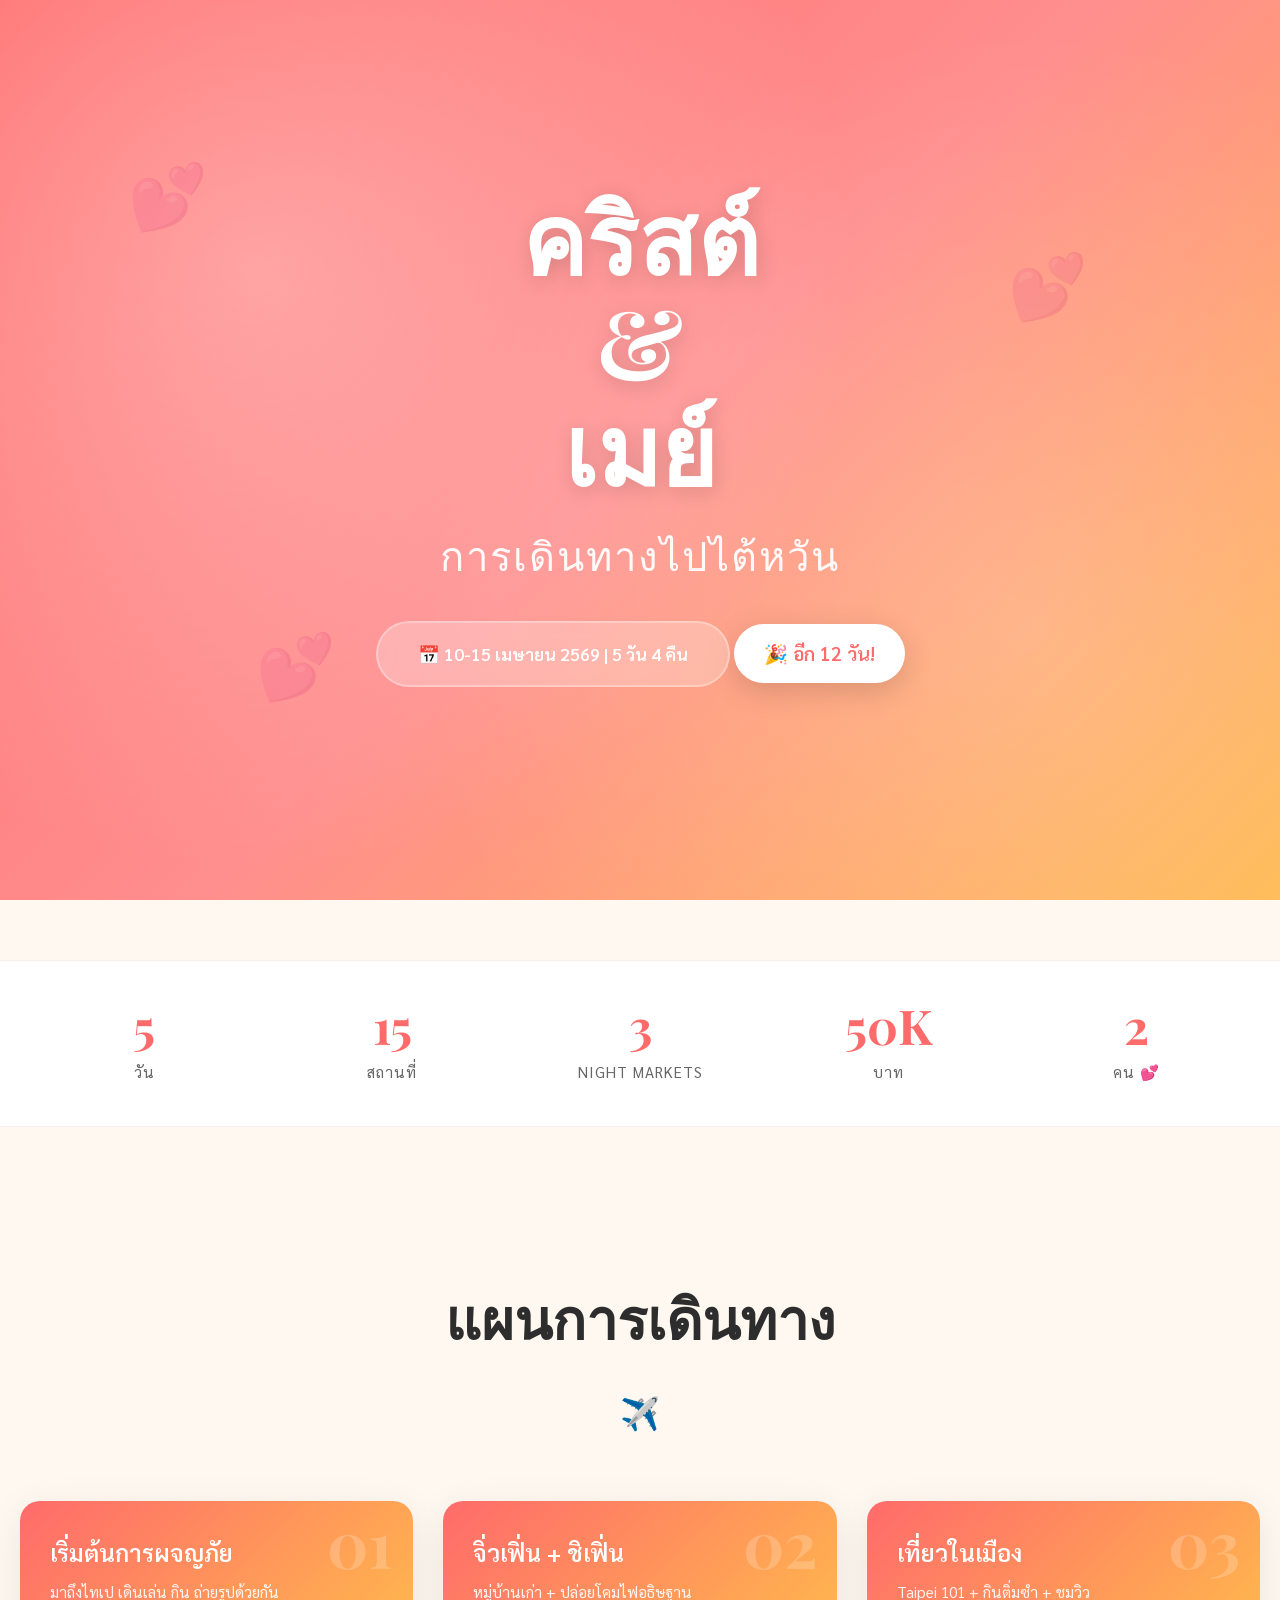
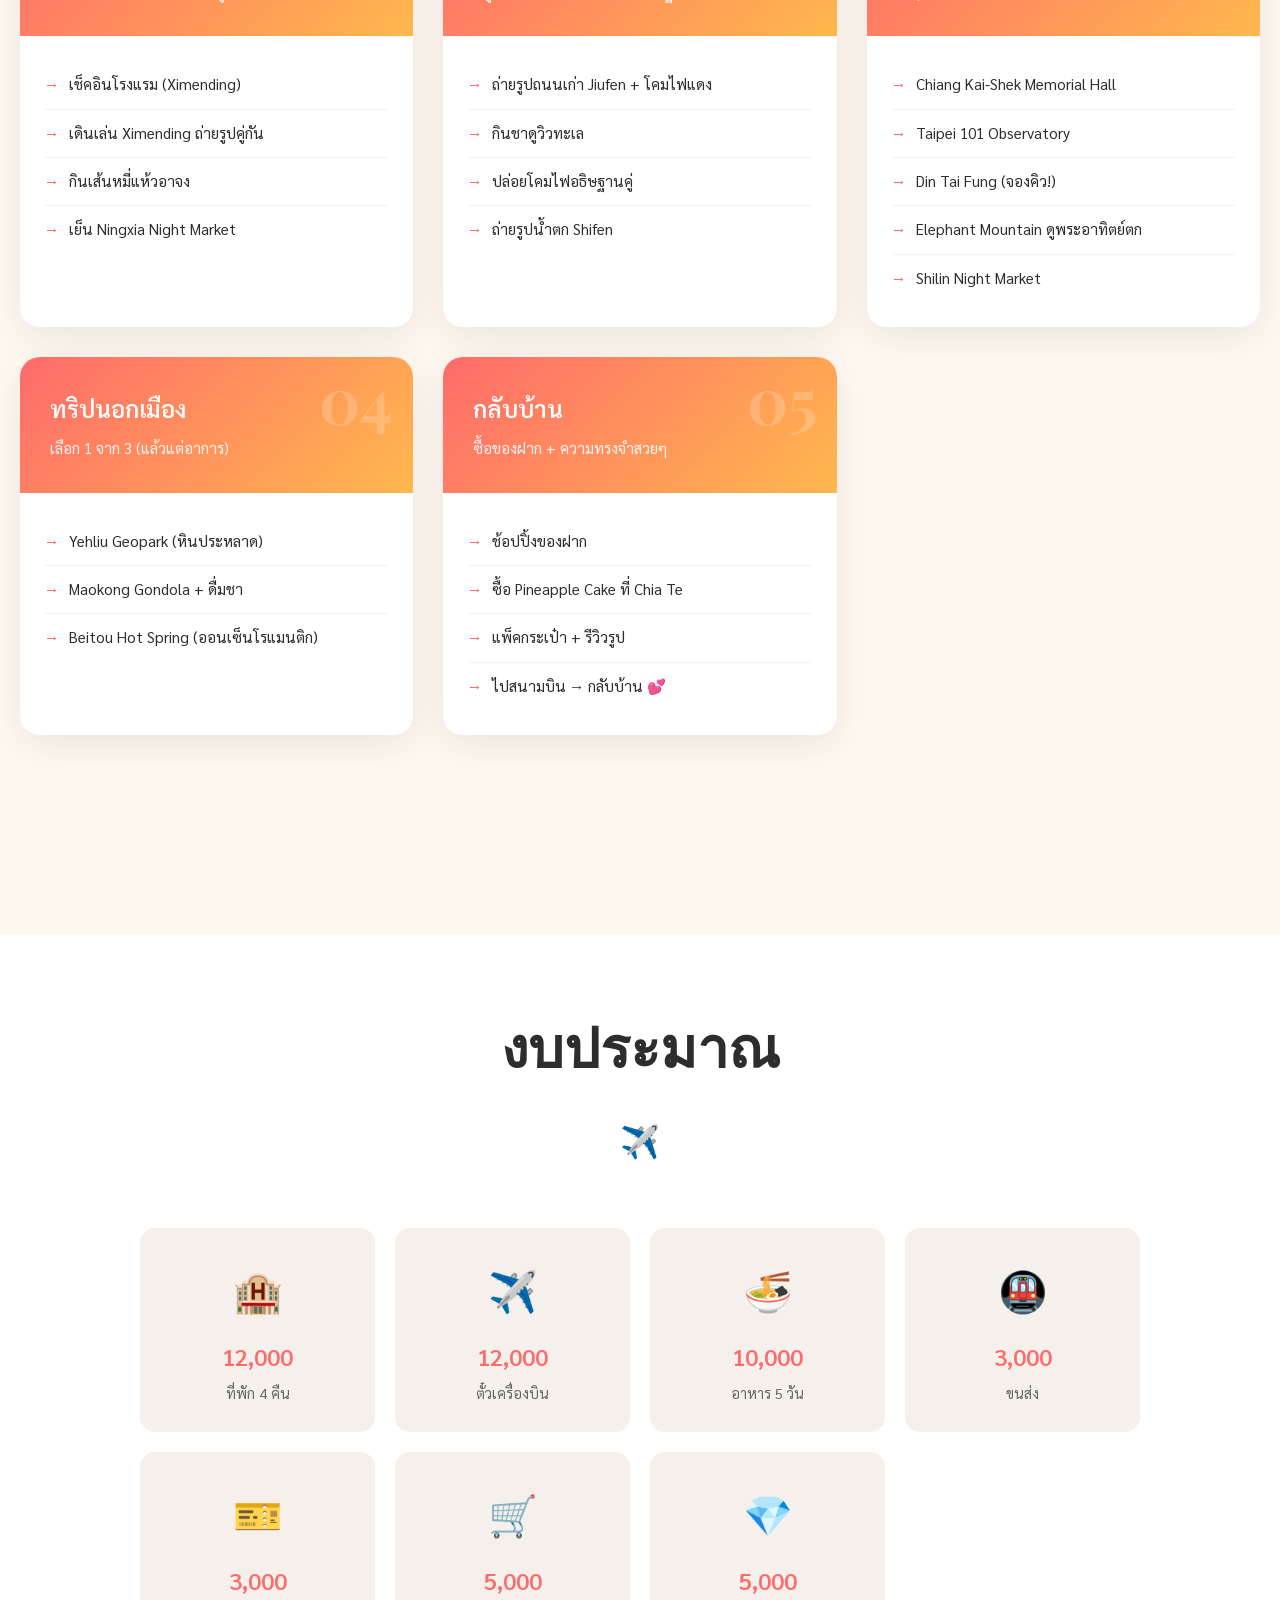
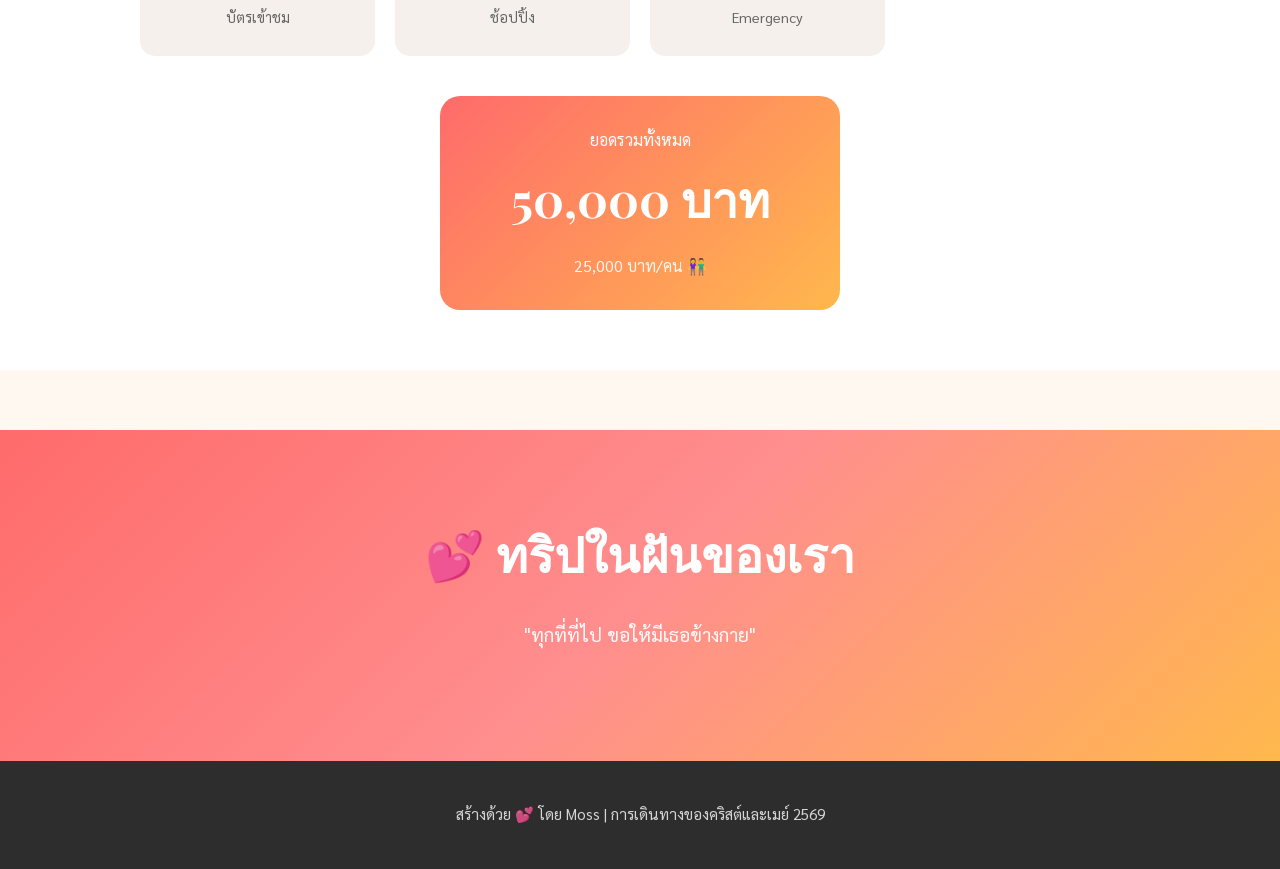
<file: taiwan-trip/index.html>
<!DOCTYPE html>
<html lang="th">
<head>
    <meta charset="UTF-8">
    <meta name="viewport" content="width=device-width, initial-scale=1.0">
    <title>💕 การเดินทางของคริสต์และเมย์ | ไต้หวัน 2569</title>
    <link rel="preconnect" href="https://fonts.googleapis.com">
    <link rel="preconnect" href="https://fonts.gstatic.com" crossorigin>
    <link href="https://fonts.googleapis.com/css2?family=Playfair+Display:wght@400;600;700&family=Sarabun:wght@300;400;600&display=swap" rel="stylesheet">
    <style>
        :root {
            --coral: #FF6B6B;
            --cream: #FFF8F0;
            --gold: #FFB84D;
            --charcoal: #2D2D2D;
            --soft-gray: #F5F0EB;
            --accent: #FF8A5B;
        }

        * {
            margin: 0;
            padding: 0;
            box-sizing: border-box;
        }

        body {
            font-family: 'Sarabun', sans-serif;
            background: var(--cream);
            color: var(--charcoal);
            line-height: 1.8;
            overflow-x: hidden;
        }

        /* Hero - Full Screen Magazine Cover */
        .hero {
            min-height: 100vh;
            position: relative;
            background: linear-gradient(135deg, var(--coral) 0%, #FF8E8E 50%, var(--gold) 100%);
            display: flex;
            align-items: center;
            justify-content: center;
            text-align: center;
            padding: 40px 20px;
            overflow: hidden;
        }

        .hero::before {
            content: '';
            position: absolute;
            top: 0;
            left: 0;
            right: 0;
            bottom: 0;
            background-image:
                radial-gradient(circle at 20% 30%, rgba(255,255,255,0.3) 0%, transparent 50%),
                radial-gradient(circle at 80% 70%, rgba(255,255,255,0.2) 0%, transparent 50%);
            pointer-events: none;
        }

        .hero-content {
            position: relative;
            z-index: 2;
            max-width: 900px;
            animation: fadeInUp 1.5s ease-out;
        }

        @keyframes fadeInUp {
            from {
                opacity: 0;
                transform: translateY(30px);
            }
            to {
                opacity: 1;
                transform: translateY(0);
            }
        }

        .couple-names {
            font-family: 'Playfair Display', serif;
            font-size: clamp(3rem, 8vw, 6rem);
            font-weight: 700;
            color: white;
            margin-bottom: 20px;
            line-height: 1.1;
            text-shadow: 2px 4px 20px rgba(0,0,0,0.15);
        }

        .couple-names span {
            display: block;
        }

        .trip-title {
            font-family: 'Playfair Display', serif;
            font-size: clamp(1.5rem, 4vw, 2.5rem);
            color: white;
            font-weight: 400;
            margin-bottom: 30px;
            opacity: 0.95;
            letter-spacing: 2px;
        }

        .trip-dates {
            background: rgba(255,255,255,0.25);
            backdrop-filter: blur(10px);
            padding: 15px 40px;
            border-radius: 50px;
            display: inline-block;
            margin-bottom: 30px;
            border: 2px solid rgba(255,255,255,0.3);
            animation: fadeInUp 1.5s ease-out 0.3s both;
        }

        .trip-dates span {
            font-size: 1.1rem;
            color: white;
            font-weight: 600;
        }

        .countdown-badge {
            display: inline-block;
            background: white;
            color: var(--coral);
            padding: 12px 30px;
            border-radius: 50px;
            font-weight: 600;
            font-size: 1.2rem;
            box-shadow: 0 8px 30px rgba(0,0,0,0.15);
            animation: pulse 2s infinite;
        }

        @keyframes pulse {
            0%, 100% { transform: scale(1); }
            50% { transform: scale(1.05); }
        }

        /* Decorative Elements */
        .heart-decoration {
            position: absolute;
            font-size: 4rem;
            opacity: 0.2;
            animation: float 6s ease-in-out infinite;
        }

        .heart-1 { top: 15%; left: 10%; animation-delay: 0s; }
        .heart-2 { top: 25%; right: 15%; animation-delay: 1s; }
        .heart-3 { bottom: 20%; left: 20%; animation-delay: 2s; }

        @keyframes float {
            0%, 100% { transform: translateY(0) rotate(0deg); }
            50% { transform: translateY(-20px) rotate(10deg); }
        }

        /* Section Styling */
        .section {
            padding: 80px 20px;
            max-width: 1400px;
            margin: 0 auto;
        }

        .section-title {
            font-family: 'Playfair Display', serif;
            font-size: clamp(2rem, 5vw, 3.5rem);
            text-align: center;
            margin-bottom: 60px;
            position: relative;
        }

        .section-title::after {
            content: '✈️';
            display: block;
            font-size: 2rem;
            margin-top: 15px;
        }

        /* Itinerary Grid - Magazine Style */
        .itinerary-grid {
            display: grid;
            grid-template-columns: repeat(auto-fit, minmax(300px, 1fr));
            gap: 30px;
            margin-bottom: 60px;
        }

        .day-card {
            background: white;
            border-radius: 20px;
            overflow: hidden;
            box-shadow: 0 10px 40px rgba(0,0,0,0.08);
            transition: transform 0.3s ease, box-shadow 0.3s ease;
            position: relative;
        }

        .day-card:hover {
            transform: translateY(-10px);
            box-shadow: 0 20px 60px rgba(0,0,0,0.15);
        }

        .day-header {
            background: linear-gradient(135deg, var(--coral), var(--gold));
            padding: 30px;
            color: white;
            position: relative;
            overflow: hidden;
        }

        .day-number {
            font-family: 'Playfair Display', serif;
            font-size: 4rem;
            font-weight: 700;
            opacity: 0.2;
            position: absolute;
            right: 20px;
            top: 10px;
            line-height: 1;
        }

        .day-title {
            font-size: 1.5rem;
            font-weight: 600;
            position: relative;
            z-index: 2;
        }

        .day-subtitle {
            font-size: 0.95rem;
            opacity: 0.9;
            margin-top: 5px;
        }

        .day-body {
            padding: 25px;
        }

        .activity-list {
            list-style: none;
        }

        .activity-list li {
            padding: 10px 0;
            border-bottom: 1px solid var(--soft-gray);
            font-size: 0.95rem;
            display: flex;
            align-items: flex-start;
            gap: 10px;
        }

        .activity-list li:last-child {
            border-bottom: none;
        }

        .activity-list li::before {
            content: '→';
            color: var(--coral);
            font-weight: bold;
        }

        /* Stats Bar */
        .stats-bar {
            background: white;
            padding: 40px 20px;
            border-top: 1px solid var(--soft-gray);
            border-bottom: 1px solid var(--soft-gray);
            margin: 60px 0;
        }

        .stats-grid {
            max-width: 1200px;
            margin: 0 auto;
            display: grid;
            grid-template-columns: repeat(auto-fit, minmax(150px, 1fr));
            gap: 40px;
            text-align: center;
        }

        .stat-item {
            display: flex;
            flex-direction: column;
            align-items: center;
            gap: 10px;
        }

        .stat-number {
            font-family: 'Playfair Display', serif;
            font-size: 3rem;
            font-weight: 700;
            color: var(--coral);
            line-height: 1;
        }

        .stat-label {
            font-size: 0.95rem;
            color: #666;
            text-transform: uppercase;
            letter-spacing: 1px;
        }

        /* Budget Section */
        .budget-section {
            background: white;
            padding: 60px 20px;
            margin: 60px 0;
        }

        .budget-grid {
            max-width: 1000px;
            margin: 0 auto;
            display: grid;
            grid-template-columns: repeat(auto-fit, minmax(200px, 1fr));
            gap: 20px;
        }

        .budget-item {
            background: var(--soft-gray);
            padding: 25px;
            border-radius: 15px;
            text-align: center;
            transition: transform 0.3s ease;
        }

        .budget-item:hover {
            transform: scale(1.05);
        }

        .budget-icon {
            font-size: 2.5rem;
            margin-bottom: 10px;
        }

        .budget-amount {
            font-size: 1.5rem;
            font-weight: 600;
            color: var(--coral);
            display: block;
        }

        .budget-label {
            font-size: 0.9rem;
            color: #666;
            margin-top: 5px;
        }

        .budget-total {
            text-align: center;
            margin-top: 40px;
            padding: 30px;
            background: linear-gradient(135deg, var(--coral), var(--gold));
            color: white;
            border-radius: 20px;
            max-width: 400px;
            margin-left: auto;
            margin-right: auto;
        }

        .budget-total .amount {
            font-family: 'Playfair Display', serif;
            font-size: 3rem;
            font-weight: 700;
        }

        /* CTA Section */
        .cta-section {
            text-align: center;
            padding: 80px 20px;
            background: linear-gradient(135deg, var(--coral) 0%, #FF8E8E 50%, var(--gold) 100%);
            color: white;
        }

        .cta-title {
            font-family: 'Playfair Display', serif;
            font-size: clamp(2rem, 5vw, 3rem);
            margin-bottom: 20px;
        }

        .cta-subtitle {
            font-size: 1.2rem;
            opacity: 0.95;
            margin-bottom: 30px;
        }

        .footer {
            background: var(--charcoal);
            color: white;
            text-align: center;
            padding: 40px 20px;
        }

        .footer p {
            opacity: 0.8;
            font-size: 0.95rem;
        }

        /* Responsive */
        @media (max-width: 768px) {
            .couple-names {
                font-size: 2.5rem;
            }

            .itinerary-grid {
                grid-template-columns: 1fr;
            }

            .stats-grid {
                grid-template-columns: repeat(2, 1fr);
            }
        }
    </style>
</head>
<body>
    <!-- Hero Section -->
    <section class="hero">
        <div class="heart-decoration heart-1">💕</div>
        <div class="heart-decoration heart-2">💕</div>
        <div class="heart-decoration heart-3">💕</div>

        <div class="hero-content">
            <h1 class="couple-names">
                <span>คริสต์</span>
                <span>&</span>
                <span>เมย์</span>
            </h1>
            <p class="trip-title">การเดินทางไปไต้หวัน</p>

            <div class="trip-dates">
                <span>📅 10-15 เมษายน 2569 | 5 วัน 4 คืน</span>
            </div>

            <div class="countdown-badge" id="countdown">
                🎉 อีก 12 วัน!
            </div>
        </div>
    </section>

    <!-- Stats Bar -->
    <div class="stats-bar">
        <div class="stats-grid">
            <div class="stat-item">
                <div class="stat-number">5</div>
                <div class="stat-label">วัน</div>
            </div>
            <div class="stat-item">
                <div class="stat-number">15</div>
                <div class="stat-label">สถานที่</div>
            </div>
            <div class="stat-item">
                <div class="stat-number">3</div>
                <div class="stat-label">Night Markets</div>
            </div>
            <div class="stat-item">
                <div class="stat-number">50K</div>
                <div class="stat-label">บาท</div>
            </div>
            <div class="stat-item">
                <div class="stat-number">2</div>
                <div class="stat-label">คน 💕</div>
            </div>
        </div>
    </div>

    <!-- Itinerary Section -->
    <section class="section">
        <h2 class="section-title">แผนการเดินทาง</h2>

        <div class="itinerary-grid">
            <!-- Day 1 -->
            <div class="day-card">
                <div class="day-header">
                    <span class="day-number">01</span>
                    <h3 class="day-title">เริ่มต้นการผจญภัย</h3>
                    <p class="day-subtitle">มาถึงไทเป เดินเล่น กิน ถ่ายรูปด้วยกัน</p>
                </div>
                <div class="day-body">
                    <ul class="activity-list">
                        <li>เช็คอินโรงแรม (Ximending)</li>
                        <li>เดินเล่น Ximending ถ่ายรูปคู่กัน</li>
                        <li>กินเส้นหมี่แห้วอาจง</li>
                        <li>เย็น Ningxia Night Market</li>
                    </ul>
                </div>
            </div>

            <!-- Day 2 -->
            <div class="day-card">
                <div class="day-header">
                    <span class="day-number">02</span>
                    <h3 class="day-title">จิ่วเฟิ่น + ชิเฟิ่น</h3>
                    <p class="day-subtitle">หมู่บ้านเก่า + ปล่อยโคมไฟอธิษฐาน</p>
                </div>
                <div class="day-body">
                    <ul class="activity-list">
                        <li>ถ่ายรูปถนนเก่า Jiufen + โคมไฟแดง</li>
                        <li>กินชาดูวิวทะเล</li>
                        <li>ปล่อยโคมไฟอธิษฐานคู่</li>
                        <li>ถ่ายรูปน้ำตก Shifen</li>
                    </ul>
                </div>
            </div>

            <!-- Day 3 -->
            <div class="day-card">
                <div class="day-header">
                    <span class="day-number">03</span>
                    <h3 class="day-title">เที่ยวในเมือง</h3>
                    <p class="day-subtitle">Taipei 101 + กินติ่มซำ + ชมวิว</p>
                </div>
                <div class="day-body">
                    <ul class="activity-list">
                        <li>Chiang Kai-Shek Memorial Hall</li>
                        <li>Taipei 101 Observatory</li>
                        <li>Din Tai Fung (จองคิว!)</li>
                        <li>Elephant Mountain ดูพระอาทิตย์ตก</li>
                        <li>Shilin Night Market</li>
                    </ul>
                </div>
            </div>

            <!-- Day 4 -->
            <div class="day-card">
                <div class="day-header">
                    <span class="day-number">04</span>
                    <h3 class="day-title">ทริปนอกเมือง</h3>
                    <p class="day-subtitle">เลือก 1 จาก 3 (แล้วแต่อาการ)</p>
                </div>
                <div class="day-body">
                    <ul class="activity-list">
                        <li>Yehliu Geopark (หินประหลาด)</li>
                        <li>Maokong Gondola + ดื่มชา</li>
                        <li>Beitou Hot Spring (ออนเซ็นโรแมนติก)</li>
                    </ul>
                </div>
            </div>

            <!-- Day 5 -->
            <div class="day-card">
                <div class="day-header">
                    <span class="day-number">05</span>
                    <h3 class="day-title">กลับบ้าน</h3>
                    <p class="day-subtitle">ซื้อของฝาก + ความทรงจำสวยๆ</p>
                </div>
                <div class="day-body">
                    <ul class="activity-list">
                        <li>ช้อปปิ้งของฝาก</li>
                        <li>ซื้อ Pineapple Cake ที่ Chia Te</li>
                        <li>แพ็คกระเป๋า + รีวิวรูป</li>
                        <li>ไปสนามบิน → กลับบ้าน 💕</li>
                    </ul>
                </div>
            </div>
        </div>
    </section>

    <!-- Budget Section -->
    <section class="budget-section">
        <h2 class="section-title">งบประมาณ</h2>

        <div class="budget-grid">
            <div class="budget-item">
                <div class="budget-icon">🏨</div>
                <span class="budget-amount">12,000</span>
                <span class="budget-label">ที่พัก 4 คืน</span>
            </div>
            <div class="budget-item">
                <div class="budget-icon">✈️</div>
                <span class="budget-amount">12,000</span>
                <span class="budget-label">ตั๋วเครื่องบิน</span>
            </div>
            <div class="budget-item">
                <div class="budget-icon">🍜</div>
                <span class="budget-amount">10,000</span>
                <span class="budget-label">อาหาร 5 วัน</span>
            </div>
            <div class="budget-item">
                <div class="budget-icon">🚇</div>
                <span class="budget-amount">3,000</span>
                <span class="budget-label">ขนส่ง</span>
            </div>
            <div class="budget-item">
                <div class="budget-icon">🎫</div>
                <span class="budget-amount">3,000</span>
                <span class="budget-label">บัตรเข้าชม</span>
            </div>
            <div class="budget-item">
                <div class="budget-icon">🛒</div>
                <span class="budget-amount">5,000</span>
                <span class="budget-label">ช้อปปิ้ง</span>
            </div>
            <div class="budget-item">
                <div class="budget-icon">💎</div>
                <span class="budget-amount">5,000</span>
                <span class="budget-label">Emergency</span>
            </div>
        </div>

        <div class="budget-total">
            <p>ยอดรวมทั้งหมด</p>
            <div class="amount">50,000 บาท</div>
            <p style="margin-top: 10px; opacity: 0.9;">25,000 บาท/คน 👫</p>
        </div>
    </section>

    <!-- CTA Section -->
    <section class="cta-section">
        <h2 class="cta-title">💕 ทริปในฝันของเรา</h2>
        <p class="cta-subtitle">"ทุกที่ที่ไป ขอให้มีเธอข้างกาย"</p>
    </section>

    <!-- Footer -->
    <footer class="footer">
        <p>สร้างด้วย 💕 โดย Moss | การเดินทางของคริสต์และเมย์ 2569</p>
    </footer>

    <script>
        // Countdown
        function updateCountdown() {
            const tripDate = new Date('2026-04-10T00:00:00');
            const now = new Date();
            const diff = tripDate - now;

            if (diff > 0) {
                const days = Math.ceil(diff / (1000 * 60 * 60 * 24));
                document.getElementById('countdown').textContent = `🎉 อีก ${days} วัน!`;
            }
        }

        updateCountdown();
        setInterval(updateCountdown, 60000);

        // Animate on scroll
        const observerOptions = {
            threshold: 0.1,
            rootMargin: '0px 0px -100px 0px'
        };

        const observer = new IntersectionObserver((entries) => {
            entries.forEach(entry => {
                if (entry.isIntersecting) {
                    entry.target.style.opacity = '1';
                    entry.target.style.transform = 'translateY(0)';
                }
            });
        }, observerOptions);

        document.querySelectorAll('.day-card, .budget-item').forEach(el => {
            el.style.opacity = '0';
            el.style.transform = 'translateY(30px)';
            el.style.transition = 'opacity 0.6s ease, transform 0.6s ease';
            observer.observe(el);
        });
    </script>
</body>
</html>
</file>
<file: style.css>
/* 🌿 การเดินทางของคริสต์และเมย์ - Magazine Style */

:root {
    /* Your Name Sunset Theme - Brighter & Warmer */
    --sunset-pink: #ff9a9e;
    --sunset-peach: #fecfef;
    --sunset-orange: #fcb69f;
    --sunset-coral: #ff6b6b;
    --sunset-gold: #ffd700;
    --sunset-cream: #fff8f0;

    /* Soft Day Colors */
    --day-light-pink: #ffe4e1;
    --day-soft-peach: #fff0e6;
    --day-white: #ffffff;

    /* Accent Colors */
    --accent-purple: #667eea;
    --accent-rose: #f093fb;

    /* Text Colors */
    --charcoal: #2d2d2d;
    --soft-gray: #f5f0eb;

    /* Legacy (keep for compatibility) */
    --coral: #ff6b6b;
    --cream: #fff8f0;
    --gold: #ffd700;
    --accent: #ff8a5b;
}

* {
    margin: 0;
    padding: 0;
    box-sizing: border-box;
}

body {
    font-family: 'Sarabun', sans-serif;
    background: linear-gradient(180deg,
        var(--day-soft-peach) 0%,
        var(--cream) 30%,
        var(--day-white) 100%
    );
    background-attachment: fixed;
    color: var(--charcoal);
    line-height: 1.8;
}

/* ========== YOUR NAME THEME ========== */
/* Shooting Stars Animation */
.shooting-star {
    position: fixed;
    width: 100px;
    height: 2px;
    background: linear-gradient(90deg, #fff, transparent);
    opacity: 0;
    animation: shoot 3s ease-in-out infinite;
    z-index: 999;
    pointer-events: none;
}

.shooting-star:nth-child(1) {
    top: 10%;
    left: 20%;
    animation-delay: 0s;
}

.shooting-star:nth-child(2) {
    top: 30%;
    left: 60%;
    animation-delay: 1.5s;
}

.shooting-star:nth-child(3) {
    top: 50%;
    left: 40%;
    animation-delay: 3s;
}

@keyframes shoot {
    0% {
        transform: translateX(0) translateY(0) rotate(-45deg);
        opacity: 1;
    }
    70% {
        opacity: 1;
    }
    100% {
        transform: translateX(500px) translateY(500px) rotate(-45deg);
        opacity: 0;
    }
}

/* Twinkling Stars Background */
.stars {
    position: fixed;
    top: 0;
    left: 0;
    width: 100%;
    height: 100%;
    pointer-events: none;
    z-index: 0;
    background: transparent;
}

.star {
    position: absolute;
    width: 3px;
    height: 3px;
    background: white;
    border-radius: 50%;
    animation: twinkle 2s ease-in-out infinite;
}

@keyframes twinkle {
    0%, 100% { opacity: 0.3; transform: scale(1); }
    50% { opacity: 1; transform: scale(1.2); }
}

/* ========== DECORATIVE STICKERS ========== */
.floating-stickers {
    position: fixed;
    top: 0;
    left: 0;
    width: 100%;
    height: 100%;
    pointer-events: none;
    z-index: 0;
    overflow: hidden;
}

.sticker {
    position: absolute;
    font-size: 2rem;
    animation: floatUp 15s linear infinite;
    opacity: 0.3;
}

.sticker:nth-child(1) { left: 10%; animation-delay: 0s; }
.sticker:nth-child(2) { left: 20%; animation-delay: 2s; font-size: 2.5rem; }
.sticker:nth-child(3) { left: 30%; animation-delay: 4s; }
.sticker:nth-child(4) { left: 40%; animation-delay: 6s; font-size: 1.8rem; }
.sticker:nth-child(5) { left: 50%; animation-delay: 8s; }
.sticker:nth-child(6) { left: 60%; animation-delay: 10s; font-size: 2.2rem; }
.sticker:nth-child(7) { left: 70%; animation-delay: 12s; }
.sticker:nth-child(8) { left: 80%; animation-delay: 14s; font-size: 2.5rem; }
.sticker:nth-child(9) { left: 90%; animation-delay: 16s; }

@keyframes floatUp {
    0% {
        transform: translateY(100vh) rotate(0deg);
        opacity: 0;
    }
    10% {
        opacity: 0.3;
    }
    90% {
        opacity: 0.3;
    }
    100% {
        transform: translateY(-100px) rotate(360deg);
        opacity: 0;
    }
}

/* Sticker badges */
.sticker-badge {
    display: inline-block;
    background: linear-gradient(135deg, var(--coral), var(--gold));
    color: white;
    padding: 5px 12px;
    border-radius: 20px;
    font-size: 0.75rem;
    font-weight: 600;
    margin: 5px;
    animation: pulse 2s ease-in-out infinite;
}

@keyframes pulse {
    0%, 100% { transform: scale(1); }
    50% { transform: scale(1.05); }
}

/* Decorative dots background */
.deco-dots {
    position: absolute;
    width: 100%;
    height: 100%;
    background-image: radial-gradient(circle, var(--coral) 2px, transparent 2px);
    background-size: 50px 50px;
    opacity: 0.05;
    pointer-events: none;
}

/* ========== HERO SECTION ========== */
/* ========== HERO SECTION ========== */
.hero {
    min-height: 100vh;
    background: linear-gradient(135deg,
        var(--sunset-pink) 0%,
        var(--sunset-peach) 25%,
        var(--sunset-orange) 50%,
        var(--sunset-coral) 75%,
        var(--sunset-gold) 100%
    );
    background-size: 200% 200%;
    animation: sunsetShift 15s ease infinite;
    display: flex;
    align-items: center;
    justify-content: center;
    text-align: center;
    padding: 40px 20px;
    position: relative;
    overflow: hidden;
}

@keyframes sunsetShift {
    0% { background-position: 0% 50%; }
    50% { background-position: 100% 50%; }
    100% { background-position: 0% 50%; }
}

.hero-overlay {
    position: absolute;
    top: 0;
    left: 0;
    right: 0;
    bottom: 0;
    background: 
        radial-gradient(circle at 20% 30%, rgba(255,215,0,0.2) 0%, transparent 50%),
        radial-gradient(circle at 80% 70%, rgba(255,255,255,0.1) 0%, transparent 50%),
        radial-gradient(circle at 50% 50%, rgba(255,154,158,0.15) 0%, transparent 70%);
    pointer-events: none;
    animation: twinkleOverlay 4s ease-in-out infinite;
}

@keyframes twinkleOverlay {
    0%, 100% { opacity: 0.8; }
    50% { opacity: 1; }
}

.hero-content {
    position: relative;
    z-index: 2;
    animation: fadeInUp 1.5s ease-out;
}

@keyframes fadeInUp {
    from {
        opacity: 0;
        transform: translateY(30px);
    }
    to {
        opacity: 1;
        transform: translateY(0);
    }
}

.hearts {
    margin-bottom: 20px;
}

.heart {
    font-size: 3rem;
    opacity: 0.6;
    animation: float 4s ease-in-out infinite;
    display: inline-block;
}

.heart:nth-child(2) {
    animation-delay: 0.5s;
    font-size: 4rem;
    opacity: 0.8;
}

.heart:nth-child(3) {
    animation-delay: 1s;
}

@keyframes float {
    0%, 100% { transform: translateY(0) rotate(0deg); }
    50% { transform: translateY(-15px) rotate(5deg); }
}

.couple-names {
    font-family: 'Playfair Display', serif;
    font-size: clamp(3rem, 10vw, 6rem);
    font-weight: 700;
    color: white;
    line-height: 1.1;
    margin-bottom: 20px;
    text-shadow: 2px 4px 20px rgba(0,0,0,0.15);
}

.couple-names span {
    display: block;
}

.ampersand {
    font-size: 0.7em;
    font-weight: 400;
    font-style: italic;
}

.trip-title {
    font-family: 'Playfair Display', serif;
    font-size: clamp(1.5rem, 4vw, 2.5rem);
    color: white;
    font-weight: 400;
    margin-bottom: 25px;
    opacity: 0.95;
    letter-spacing: 2px;
}

.trip-dates {
    background: rgba(255,255,255,0.25);
    backdrop-filter: blur(10px);
    padding: 12px 30px;
    border-radius: 50px;
    display: inline-block;
    margin-bottom: 25px;
    border: 2px solid rgba(255,255,255,0.3);
    font-size: 1rem;
    color: white;
}

.trip-dates .divider {
    margin: 0 10px;
    opacity: 0.5;
}

.countdown {
    background: white;
    color: var(--coral);
    padding: 12px 30px;
    border-radius: 50px;
    font-weight: 600;
    font-size: 1.3rem;
    display: inline-block;
    margin-bottom: 20px;
    box-shadow: 0 8px 30px rgba(0,0,0,0.15);
    animation: pulse 2s infinite;
}

@keyframes pulse {
    0%, 100% { transform: scale(1); }
    50% { transform: scale(1.05); }
}

.love-message {
    color: white;
    font-size: 1.1rem;
    opacity: 0.9;
    font-style: italic;
}

/* ========== STATS SECTION ========== */
.stats {
    background: white;
    padding: 50px 20px;
    border-top: 1px solid var(--soft-gray);
    border-bottom: 1px solid var(--soft-gray);
}

.stat {
    display: flex;
    flex-direction: column;
    align-items: center;
    gap: 10px;
    text-align: center;
}

.stat-number {
    font-family: 'Playfair Display', serif;
    font-size: 2.5rem;
    font-weight: 700;
    color: var(--coral);
    line-height: 1;
}

.stat-label {
    font-size: 0.9rem;
    color: #666;
    text-transform: uppercase;
    letter-spacing: 1px;
}

/* ========== ACCOMMODATION SECTION ========== */
.accommodation {
    padding: 80px 20px;
    background: var(--soft-gray);
}

.hotel-card {
    max-width: 700px;
    margin: 0 auto;
    background: white;
    border-radius: 20px;
    overflow: hidden;
    box-shadow: 0 10px 40px rgba(0,0,0,0.08);
}

.hotel-header {
    background: linear-gradient(135deg, var(--coral), var(--gold));
    color: white;
    padding: 30px;
    text-align: center;
}

.hotel-badge {
    display: inline-block;
    background: rgba(255,255,255,0.25);
    padding: 5px 15px;
    border-radius: 20px;
    font-size: 0.85rem;
    margin-bottom: 10px;
}

.hotel-header h3 {
    font-family: 'Playfair Display', serif;
    font-size: 2rem;
    margin-bottom: 8px;
}

.hotel-location {
    font-size: 1rem;
    opacity: 0.9;
}

.hotel-body {
    padding: 30px;
}

.hotel-details {
    display: grid;
    grid-template-columns: repeat(auto-fit, minmax(200px, 1fr));
    gap: 20px;
    margin-bottom: 25px;
}

.detail-item {
    display: flex;
    align-items: flex-start;
    gap: 12px;
    padding: 15px;
    background: var(--soft-gray);
    border-radius: 12px;
}

.detail-item .icon {
    font-size: 1.5rem;
}

.detail-text {
    display: flex;
    flex-direction: column;
    gap: 3px;
}

.detail-text .label {
    font-size: 0.75rem;
    color: #999;
    text-transform: uppercase;
    letter-spacing: 0.5px;
}

.detail-text .value {
    font-size: 1rem;
    font-weight: 600;
    color: var(--charcoal);
}

.hotel-highlights {
    background: var(--soft-gray);
    padding: 20px;
    border-radius: 12px;
}

.hotel-highlights h4 {
    font-size: 1.1rem;
    margin-bottom: 12px;
    color: var(--charcoal);
}

.hotel-highlights ul {
    list-style: none;
    display: grid;
    grid-template-columns: repeat(auto-fit, minmax(200px, 1fr));
    gap: 10px;
}

.hotel-highlights li {
    font-size: 0.95rem;
    padding: 8px 0;
}

/* ========== FLIGHT SECTION ========== */
.flight {
    padding: 80px 20px;
    background: white;
}

.flight-cards {
    max-width: 900px;
    margin: 0 auto;
    display: grid;
    grid-template-columns: repeat(auto-fit, minmax(400px, 1fr));
    gap: 30px;
}

.flight-card {
    background: white;
    border-radius: 20px;
    overflow: hidden;
    box-shadow: 0 10px 40px rgba(0,0,0,0.08);
    border: 2px solid var(--soft-gray);
}

.flight-card.return {
    border-color: var(--coral);
}

.flight-header {
    background: var(--soft-gray);
    padding: 20px;
    display: flex;
    justify-content: space-between;
    align-items: center;
}

.flight-card.return .flight-header {
    background: linear-gradient(135deg, var(--coral), var(--gold));
    color: white;
}

.flight-label {
    font-weight: 600;
    font-size: 1.1rem;
}

.flight-airline {
    font-size: 0.9rem;
    opacity: 0.8;
}

.flight-body {
    padding: 25px;
}

.flight-route {
    display: flex;
    justify-content: space-between;
    align-items: center;
    margin-bottom: 25px;
    padding-bottom: 20px;
    border-bottom: 2px dashed var(--soft-gray);
}

.airport {
    text-align: center;
}

.airport .code {
    font-family: 'Playfair Display', serif;
    font-size: 2.5rem;
    font-weight: 700;
    color: var(--coral);
    display: block;
    line-height: 1;
}

.airport .city {
    font-size: 0.9rem;
    color: #666;
    margin-top: 5px;
}

.arrow {
    font-size: 2rem;
    color: var(--coral);
    opacity: 0.3;
}

.flight-details {
    display: grid;
    grid-template-columns: repeat(2, 1fr);
    gap: 15px;
}

.detail {
    display: flex;
    flex-direction: column;
    gap: 5px;
}

.detail .label {
    font-size: 0.8rem;
    color: #999;
    text-transform: uppercase;
    letter-spacing: 1px;
}

.detail .value {
    font-size: 1.1rem;
    font-weight: 600;
    color: var(--charcoal);
}

.night-flight,
.morning-flight,
.afternoon-flight {
    grid-column: 1 / -1;
    background: var(--soft-gray);
    padding: 10px;
    border-radius: 10px;
}

.night-flight .value,
.morning-flight .value,
.afternoon-flight .value {
    font-size: 0.95rem;
    font-weight: 400;
    color: #666;
}

/* ========== ITINERARY SECTION ========== */
.itinerary {
    padding: 80px 20px;
    max-width: 1400px;
    margin: 0 auto;
}

.section-title {
    font-family: 'Playfair Display', serif;
    font-size: clamp(2rem, 5vw, 3rem);
    text-align: center;
    margin-bottom: 60px;
}

.day-cards {
    display: grid;
    grid-template-columns: repeat(auto-fit, minmax(300px, 1fr));
    gap: 30px;
}

.day-card {
    background: white;
    border-radius: 20px;
    overflow: hidden;
    box-shadow: 0 10px 40px rgba(0,0,0,0.08);
    transition: transform 0.3s ease, box-shadow 0.3s ease;
}

.day-card:hover {
    transform: translateY(-10px);
    box-shadow: 0 20px 60px rgba(0,0,0,0.15);
}

.day-header {
    background: linear-gradient(135deg, var(--coral), var(--gold));
    padding: 25px;
    color: white;
    position: relative;
}

.day-number {
    font-family: 'Playfair Display', serif;
    font-size: 4rem;
    font-weight: 700;
    opacity: 0.2;
    position: absolute;
    right: 20px;
    top: 10px;
    line-height: 1;
}

.day-header h3 {
    font-size: 1.3rem;
    margin-bottom: 5px;
    position: relative;
    z-index: 2;
}

.day-header p {
    font-size: 0.9rem;
    opacity: 0.9;
}

.day-body {
    padding: 20px;
}

.activities {
    list-style: none;
}

.activities li {
    padding: 8px 0;
    border-bottom: 1px solid var(--soft-gray);
    font-size: 0.95rem;
}

.activities li:last-child {
    border-bottom: none;
}

/* ========== BUDGET SECTION ========== */
.budget {
    background: white;
    padding: 80px 20px;
}

.budget-grid {
    max-width: 1000px;
    margin: 0 auto;
    display: grid;
    grid-template-columns: repeat(auto-fit, minmax(180px, 1fr));
    gap: 20px;
}

.budget-item {
    background: var(--soft-gray);
    padding: 25px;
    border-radius: 15px;
    text-align: center;
    transition: transform 0.3s ease;
}

.budget-item:hover {
    transform: scale(1.05);
}

.budget-item .icon {
    font-size: 2.5rem;
    display: block;
    margin-bottom: 10px;
}

.budget-item .amount {
    font-size: 1.5rem;
    font-weight: 600;
    color: var(--coral);
    display: block;
}

.budget-item .label {
    font-size: 0.85rem;
    color: #666;
    margin-top: 5px;
}

.budget-total {
    text-align: center;
    margin-top: 40px;
    padding: 30px;
    background: linear-gradient(135deg, var(--coral), var(--gold));
    color: white;
    border-radius: 20px;
    max-width: 400px;
    margin-left: auto;
    margin-right: auto;
}

.budget-total p {
    font-size: 1rem;
    margin-bottom: 5px;
}

.total-amount {
    font-family: 'Playfair Display', serif;
    font-size: 3rem;
    font-weight: 700;
}

.per-person {
    margin-top: 10px;
    opacity: 0.9;
}

/* ========== PLACES & PHOTO SPOTS ========== */
.places {
    padding: 80px 20px;
    max-width: 1400px;
    margin: 0 auto;
}

.places-grid {
    display: grid;
    grid-template-columns: repeat(auto-fit, minmax(340px, 1fr));
    gap: 30px;
}

.place-card {
    background: white;
    border-radius: 20px;
    overflow: hidden;
    box-shadow: 0 10px 40px rgba(0,0,0,0.08);
    transition: transform 0.3s ease, box-shadow 0.3s ease;
}

.place-card:hover {
    transform: translateY(-10px);
    box-shadow: 0 20px 60px rgba(0,0,0,0.15);
}

.place-image {
    position: relative;
    height: 220px;
    overflow: hidden;
}

.place-image img {
    width: 100%;
    height: 100%;
    object-fit: cover;
    transition: transform 0.5s ease;
}

.place-card:hover .place-image img {
    transform: scale(1.05);
}

.place-day-badge {
    position: absolute;
    top: 15px;
    left: 15px;
    background: linear-gradient(135deg, var(--coral), var(--gold));
    color: white;
    padding: 8px 16px;
    border-radius: 20px;
    font-size: 0.85rem;
    font-weight: 600;
}

.place-content {
    padding: 20px;
}

.place-name {
    font-family: 'Playfair Display', serif;
    font-size: 1.3rem;
    margin-bottom: 5px;
    color: var(--charcoal);
}

.place-name-th {
    font-size: 0.9rem;
    color: #666;
    margin-bottom: 10px;
}

.place-desc {
    font-size: 0.95rem;
    color: #555;
    margin-bottom: 15px;
    line-height: 1.6;
}

.photo-spots {
    background: var(--soft-gray);
    padding: 15px;
    border-radius: 12px;
    margin-bottom: 15px;
}

.photo-spots h4 {
    font-size: 0.95rem;
    margin-bottom: 12px;
    color: var(--charcoal);
}

.photo-spot {
    display: flex;
    gap: 12px;
    margin-bottom: 12px;
    padding-bottom: 12px;
    border-bottom: 1px solid rgba(0,0,0,0.05);
}

.photo-spot:last-child {
    margin-bottom: 0;
    padding-bottom: 0;
    border-bottom: none;
}

.photo-spot img {
    width: 80px;
    height: 80px;
    border-radius: 10px;
    object-fit: cover;
    flex-shrink: 0;
}

.spot-info {
    display: flex;
    flex-direction: column;
    gap: 4px;
}

.spot-name {
    font-size: 0.9rem;
    font-weight: 600;
    color: var(--charcoal);
}

.spot-tip {
    font-size: 0.8rem;
    color: #666;
    line-height: 1.4;
}

.checkin-tip {
    background: linear-gradient(135deg, var(--coral), var(--gold));
    color: white;
    padding: 12px 15px;
    border-radius: 10px;
    font-size: 0.9rem;
    text-align: center;
}

/* Info Section */
.place-info {
    display: flex;
    flex-wrap: wrap;
    gap: 10px;
    margin-bottom: 15px;
}

.info-item {
    display: flex;
    align-items: center;
    gap: 6px;
    font-size: 0.85rem;
}

.info-icon {
    font-size: 1rem;
}

.info-link {
    color: var(--coral);
    text-decoration: underline;
    font-weight: 600;
}

.info-text {
    color: #666;
}

/* Restaurant Section */
.place-restaurants {
    background: var(--soft-gray);
    padding: 15px;
    border-radius: 12px;
    margin-bottom: 15px;
}

.place-restaurants h4 {
    font-size: 0.95rem;
    margin-bottom: 10px;
    color: var(--charcoal);
}

.restaurant-item {
    display: flex;
    justify-content: space-between;
    align-items: center;
    padding: 8px 0;
    border-bottom: 1px solid rgba(0,0,0,0.05);
}

.restaurant-item:last-child {
    border-bottom: none;
}

.restaurant-name {
    font-weight: 600;
    color: var(--charcoal);
    flex: 1;
}

.restaurant-type {
    font-size: 0.8rem;
    color: #666;
    margin: 0 10px;
}

.restaurant-price {
    font-size: 0.85rem;
    font-weight: 600;
    color: var(--coral);
}

/* Enhanced Photo Spots */
.photo-spot {
    padding: 10px;
    background: white;
    border-radius: 8px;
    margin-bottom: 8px;
    border-left: 3px solid var(--coral);
}

.spot-time,
.spot-hours,
.spot-extra {
    display: block;
    font-size: 0.8rem;
    color: #666;
    margin-top: 4px;
}

/* ========== SHOPPING SECTION ========== */
.shopping {
    padding: 80px 20px;
    max-width: 1400px;
    margin: 0 auto;
}

.shopping-grid {
    display: grid;
    grid-template-columns: repeat(auto-fit, minmax(340px, 1fr));
    gap: 30px;
    margin-bottom: 40px;
}

.shopping-item {
    background: white;
    border-radius: 20px;
    padding: 25px;
    box-shadow: 0 10px 40px rgba(0,0,0,0.08);
    transition: transform 0.3s ease;
}

.shopping-item:hover {
    transform: translateY(-5px);
}

.shopping-icon {
    font-size: 3rem;
    text-align: center;
    margin-bottom: 15px;
}

.shopping-item h3 {
    font-family: 'Playfair Display', serif;
    font-size: 1.5rem;
    margin-bottom: 10px;
    color: var(--charcoal);
    text-align: center;
}

.shopping-desc {
    text-align: center;
    font-size: 0.95rem;
    color: #666;
    margin-bottom: 20px;
}

.shopping-brands {
    display: flex;
    flex-direction: column;
    gap: 15px;
}

.brand-item {
    background: var(--soft-gray);
    padding: 15px;
    border-radius: 12px;
    display: flex;
    flex-direction: column;
    gap: 8px;
}

.brand-name {
    font-weight: 600;
    color: var(--charcoal);
    font-size: 0.95rem;
}

.brand-highlight {
    background: linear-gradient(135deg, var(--coral), var(--gold));
    color: white;
    padding: 3px 10px;
    border-radius: 10px;
    font-size: 0.75rem;
    font-weight: 600;
    display: inline-block;
    width: fit-content;
}

.brand-price {
    font-size: 0.9rem;
    color: var(--coral);
    font-weight: 600;
}

.brand-links {
    display: flex;
    gap: 10px;
    flex-wrap: wrap;
}

.brand-links a {
    font-size: 0.8rem;
    color: white;
    background: var(--coral);
    padding: 5px 12px;
    border-radius: 15px;
    text-decoration: none;
    font-weight: 500;
    transition: background 0.3s ease;
}

.brand-links a:hover {
    background: var(--gold);
}

.shopping-tip {
    background: #e8f5e9;
    padding: 12px;
    border-radius: 10px;
    margin-top: 15px;
    font-size: 0.85rem;
    color: #2e7d32;
    line-height: 1.5;
}

.shopping-tips-box {
    background: white;
    border-radius: 20px;
    padding: 30px;
    box-shadow: 0 10px 40px rgba(0,0,0,0.08);
}

.shopping-tips-box h3 {
    font-family: 'Playfair Display', serif;
    font-size: 1.5rem;
    margin-bottom: 20px;
    color: var(--charcoal);
}

.shopping-tips-box ul {
    list-style: none;
    display: grid;
    grid-template-columns: repeat(auto-fit, minmax(280px, 1fr));
    gap: 15px;
}

.shopping-tips-box li {
    padding: 10px;
    background: var(--soft-gray);
    border-radius: 10px;
    font-size: 0.9rem;
    line-height: 1.5;
}

/* ========== GALLERY SECTION ========== */
.gallery {
    padding: 80px 20px;
    max-width: 1400px;
    margin: 0 auto;
    background: white;
}

.gallery-grid {
    display: grid;
    grid-template-columns: repeat(auto-fit, minmax(340px, 1fr));
    gap: 30px;
    margin-top: 40px;
}

.gallery-item {
    position: relative;
    border-radius: 20px;
    overflow: hidden;
    box-shadow: 0 10px 40px rgba(0,0,0,0.08);
    transition: transform 0.3s ease;
}

.gallery-item:hover {
    transform: translateY(-10px);
}

.gallery-item img {
    width: 100%;
    height: 300px;
    object-fit: cover;
    transition: transform 0.5s ease;
}

.gallery-item:hover img {
    transform: scale(1.05);
}

.gallery-caption {
    position: absolute;
    bottom: 0;
    left: 0;
    right: 0;
    background: linear-gradient(to top, rgba(0,0,0,0.8), transparent);
    color: white;
    padding: 30px 20px 20px;
}

.gallery-caption h3 {
    font-family: 'Playfair Display', serif;
    font-size: 1.3rem;
    margin-bottom: 8px;
}

.gallery-caption p {
    font-size: 0.9rem;
    opacity: 0.9;
}

.gallery-note {
    text-align: center;
    margin-top: 40px;
    padding: 20px;
    background: var(--soft-gray);
    border-radius: 15px;
    font-size: 0.95rem;
    color: #666;
    font-style: italic;
}

/* ========== LOVE STORY TIMELINE ========== */
.love-story {
    padding: 80px 20px;
    max-width: 900px;
    margin: 0 auto;
    background: linear-gradient(180deg, var(--night-twilight) 0%, var(--cream) 30%);
}

.timeline {
    position: relative;
    margin-top: 60px;
}

.timeline::before {
    content: '';
    position: absolute;
    left: 50%;
    transform: translateX(-50%);
    width: 3px;
    height: 100%;
    background: linear-gradient(180deg, var(--star-gold), var(--sunset-pink), var(--sunset-orange));
    opacity: 0.5;
}

.timeline-item {
    display: flex;
    justify-content: center;
    align-items: center;
    margin-bottom: 60px;
    position: relative;
}

.timeline-marker {
    width: 80px;
    height: 80px;
    border-radius: 50%;
    background: linear-gradient(135deg, var(--star-gold), var(--sunset-pink));
    display: flex;
    align-items: center;
    justify-content: center;
    font-size: 2.5rem;
    position: relative;
    z-index: 2;
    box-shadow: 0 10px 40px rgba(255, 215, 0, 0.3);
    animation: pulse 2s ease-in-out infinite;
}

.timeline-content {
    background: white;
    padding: 30px;
    border-radius: 20px;
    box-shadow: 0 10px 40px rgba(0,0,0,0.08);
    max-width: 350px;
    margin-left: 30px;
    transition: transform 0.3s ease, box-shadow 0.3s ease;
}

.timeline-content:hover {
    transform: translateY(-5px);
    box-shadow: 0 20px 60px rgba(0,0,0,0.15);
}

.timeline-content h3 {
    font-family: 'Playfair Display', serif;
    font-size: 1.5rem;
    margin-bottom: 10px;
    color: var(--night-purple);
}

.timeline-content p {
    font-size: 0.95rem;
    color: #666;
    line-height: 1.6;
}

.timeline-content .highlight {
    margin-top: 15px;
    color: var(--sunset-pink);
    font-weight: 600;
}

/* ========== INTERACTIVE WISHES ========== */
.wishes-section {
    padding: 80px 20px;
    background: linear-gradient(180deg, var(--cream) 0%, var(--night-twilight) 100%);
    text-align: center;
}

.wishes-container {
    display: flex;
    flex-wrap: wrap;
    justify-content: center;
    gap: 30px;
    margin-top: 40px;
}

.wish-star {
    font-size: 4rem;
    cursor: pointer;
    transition: all 0.3s ease;
    animation: twinkle 2s ease-in-out infinite;
    user-select: none;
}

.wish-star:hover {
    transform: scale(1.3) rotate(15deg);
    filter: drop-shadow(0 0 20px rgba(255, 215, 0, 0.8));
}

.wish-display {
    margin-top: 50px;
    padding: 40px;
    background: rgba(255, 255, 255, 0.95);
    border-radius: 30px;
    max-width: 600px;
    margin-left: auto;
    margin-right: auto;
    box-shadow: 0 20px 60px rgba(0,0,0,0.1);
    animation: fadeInUp 0.5s ease;
}

.wish-display p {
    font-family: 'Playfair Display', serif;
    font-size: 1.8rem;
    color: var(--night-purple);
    font-weight: 600;
}

/* ========== STAR MESSAGE ========== */
.star-message {
    padding: 80px 20px;
    background: var(--night-deep);
    text-align: center;
}

.star-letter {
    max-width: 600px;
    margin: 40px auto 0;
    background: linear-gradient(135deg, rgba(255,255,255,0.1), rgba(255,255,255,0.05));
    backdrop-filter: blur(10px);
    border: 2px solid rgba(255, 215, 0, 0.3);
    border-radius: 30px;
    padding: 50px;
    box-shadow: 0 20px 60px rgba(255, 215, 0, 0.2);
}

.letter-content {
    font-family: 'Playfair Display', serif;
    font-size: 1.3rem;
    color: var(--star-white);
    line-height: 1.8;
    text-shadow: 0 0 10px rgba(255, 215, 0, 0.3);
}

/* ========== ENHANCED HERO ========== */
.couple-names {
    font-family: 'Playfair Display', serif;
    font-size: clamp(3rem, 10vw, 6rem);
    font-weight: 700;
    color: var(--star-white);
    line-height: 1.1;
    margin-bottom: 20px;
    text-shadow: 
        0 0 20px rgba(255, 215, 0, 0.5),
        0 0 40px rgba(255, 215, 0, 0.3),
        0 0 60px rgba(255, 215, 0, 0.2);
    animation: glow 3s ease-in-out infinite;
}

@keyframes glow {
    0%, 100% {
        text-shadow: 
            0 0 20px rgba(255, 215, 0, 0.5),
            0 0 40px rgba(255, 215, 0, 0.3);
    }
    50% {
        text-shadow: 
            0 0 30px rgba(255, 215, 0, 0.8),
            0 0 60px rgba(255, 215, 0, 0.5),
            0 0 90px rgba(255, 215, 0, 0.3);
    }
}

.ampersand {
    font-size: 0.6em;
    margin: 0 20px;
    color: var(--star-gold);
    animation: spin 10s linear infinite;
    display: inline-block;
}

@keyframes spin {
    0% { transform: rotate(0deg); }
    100% { transform: rotate(360deg); }
}

/* ========== MUSIC PLAYER SECTION ========== */
.music-player {
    background: linear-gradient(135deg, #667eea 0%, #764ba2 100%);
    padding: 40px 20px;
    text-align: center;
    color: white;
    position: relative;
    overflow: hidden;
}

.music-player::before {
    content: '';
    position: absolute;
    top: 0;
    left: 0;
    width: 100%;
    height: 100%;
    background: radial-gradient(circle, rgba(255,255,255,0.1) 1px, transparent 1px);
    background-size: 50px 50px;
    opacity: 0.3;
}

.music-player h2 {
    font-family: 'Playfair Display', serif;
    font-size: 2rem;
    margin-bottom: 10px;
    position: relative;
    z-index: 1;
}

.music-player p {
    font-size: 1rem;
    opacity: 0.9;
    margin-bottom: 20px;
    position: relative;
    z-index: 1;
}

.music-container {
    max-width: 600px;
    margin: 0 auto;
    position: relative;
    z-index: 1;
}

.youtube-player {
    border-radius: 15px;
    overflow: hidden;
    box-shadow: 0 10px 40px rgba(0,0,0,0.3);
}

/* ========== PACKING LIST SECTION ========== */
.packing-list {
    padding: 80px 20px;
    max-width: 1400px;
    margin: 0 auto;
    background: white;
}

.packing-grid {
    display: grid;
    grid-template-columns: repeat(auto-fit, minmax(320px, 1fr));
    gap: 30px;
    margin-top: 40px;
}

.packing-category {
    background: linear-gradient(135deg, var(--soft-gray), white);
    border-radius: 20px;
    padding: 25px;
    box-shadow: 0 10px 40px rgba(0,0,0,0.08);
    transition: transform 0.3s ease, box-shadow 0.3s ease;
}

.packing-category:hover {
    transform: translateY(-5px);
    box-shadow: 0 20px 60px rgba(0,0,0,0.12);
}

.category-header {
    display: flex;
    align-items: center;
    gap: 15px;
    margin-bottom: 20px;
    padding-bottom: 15px;
    border-bottom: 2px solid rgba(255, 215, 0, 0.3);
}

.category-icon {
    font-size: 2.5rem;
}

.category-header h3 {
    font-family: 'Playfair Display', serif;
    font-size: 1.4rem;
    color: var(--night-purple);
}

.packing-items {
    list-style: none;
}

.packing-items li {
    padding: 12px 0;
    border-bottom: 1px solid rgba(0,0,0,0.05);
    transition: all 0.3s ease;
}

.packing-items li:last-child {
    border-bottom: none;
}

.packing-items label {
    display: flex;
    align-items: center;
    gap: 12px;
    cursor: pointer;
    font-size: 0.95rem;
    color: var(--charcoal);
    transition: all 0.3s ease;
}

.packing-items label:hover {
    color: var(--sunset-pink);
    transform: translateX(5px);
}

.packing-checkbox {
    width: 20px;
    height: 20px;
    cursor: pointer;
    accent-color: var(--star-gold);
    transform: scale(1.2);
    transition: all 0.3s ease;
}

.packing-checkbox:checked {
    animation: checkBounce 0.4s ease;
}

.packing-checkbox:checked + span {
    text-decoration: line-through;
    opacity: 0.6;
}

@keyframes checkBounce {
    0% { transform: scale(1.2); }
    50% { transform: scale(1.4); }
    100% { transform: scale(1.2); }
}

.packing-tips {
    margin-top: 50px;
    background: linear-gradient(135deg, var(--sunset-pink), var(--sunset-orange));
    color: white;
    padding: 30px;
    border-radius: 20px;
    box-shadow: 0 10px 40px rgba(255, 154, 158, 0.3);
}

.packing-tips h3 {
    font-family: 'Playfair Display', serif;
    font-size: 1.5rem;
    margin-bottom: 20px;
}

.packing-tips ul {
    list-style: none;
    display: grid;
    grid-template-columns: repeat(auto-fit, minmax(280px, 1fr));
    gap: 15px;
}

.packing-tips li {
    padding: 10px;
    background: rgba(255, 255, 255, 0.2);
    border-radius: 10px;
    font-size: 0.95rem;
    line-height: 1.5;
    backdrop-filter: blur(10px);
}

/* ========== CTA SECTION ========== */
.cta {
    text-align: center;
    padding: 80px 20px;
    background: linear-gradient(135deg, var(--coral) 0%, #FF8E8E 50%, var(--gold) 100%);
    color: white;
}

.cta h2 {
    font-family: 'Playfair Display', serif;
    font-size: clamp(2rem, 5vw, 3rem);
    margin-bottom: 15px;
}

.cta p {
    font-size: 1.2rem;
    opacity: 0.95;
    font-style: italic;
}

/* ========== FOOTER ========== */
.footer {
    background: var(--charcoal);
    color: white;
    text-align: center;
    padding: 40px 20px;
}

.footer p {
    opacity: 0.8;
    font-size: 0.95rem;
}

/* ========== RESPONSIVE ========== */
@media (max-width: 768px) {
    .stats {
        padding: 30px 20px;
    }

    .day-cards {
        grid-template-columns: 1fr;
    }

    .budget-grid {
        grid-template-columns: repeat(2, 1fr);
    }
}

@media (max-width: 480px) {
    .couple-names {
        font-size: 2.5rem;
    }

    .budget-grid {
        grid-template-columns: 1fr;
    }
}

/* ========== MAY RATING & ACCESSIBILITY ========== */
.may-rating-badge {
    position: absolute;
    top: 15px;
    right: 15px;
    background: rgba(255, 255, 255, 0.95);
    padding: 6px 12px;
    border-radius: 15px;
    font-size: 0.9rem;
    box-shadow: 0 2px 10px rgba(0,0,0,0.1);
}

.accessibility-info {
    background: #e8f5e9;
    padding: 12px;
    border-radius: 12px;
    margin-bottom: 15px;
    display: flex;
    flex-wrap: wrap;
    gap: 10px;
}

.access-item {
    display: flex;
    align-items: center;
    gap: 6px;
    font-size: 0.85rem;
}

.access-icon {
    font-size: 1rem;
}

.access-text {
    color: #2e7d32;
    font-weight: 500;
}

.restaurant-item {
    padding: 12px;
    background: white;
    border-radius: 10px;
    margin-bottom: 10px;
    display: flex;
    flex-direction: column;
    gap: 8px;
}

.restaurant-header {
    display: flex;
    justify-content: space-between;
    align-items: center;
}

.restaurant-name {
    font-weight: 600;
    color: var(--charcoal);
    font-size: 0.95rem;
}

.restaurant-highlight {
    background: var(--coral);
    color: white;
    padding: 3px 8px;
    border-radius: 10px;
    font-size: 0.7rem;
    font-weight: 600;
}

.restaurant-details {
    display: flex;
    flex-wrap: wrap;
    gap: 10px;
}

.restaurant-links {
    display: flex;
    gap: 10px;
    margin-top: 8px;
}

.restaurant-link {
    font-size: 0.8rem;
    color: white;
    background: var(--coral);
    padding: 5px 12px;
    border-radius: 15px;
    text-decoration: none;
    font-weight: 500;
    transition: background 0.3s ease;
}

.restaurant-link:hover {
    background: var(--gold);
}

.spot-difficulty {
    display: block;
    font-size: 0.8rem;
    color: #666;
    margin-top: 4px;
}
</file>
